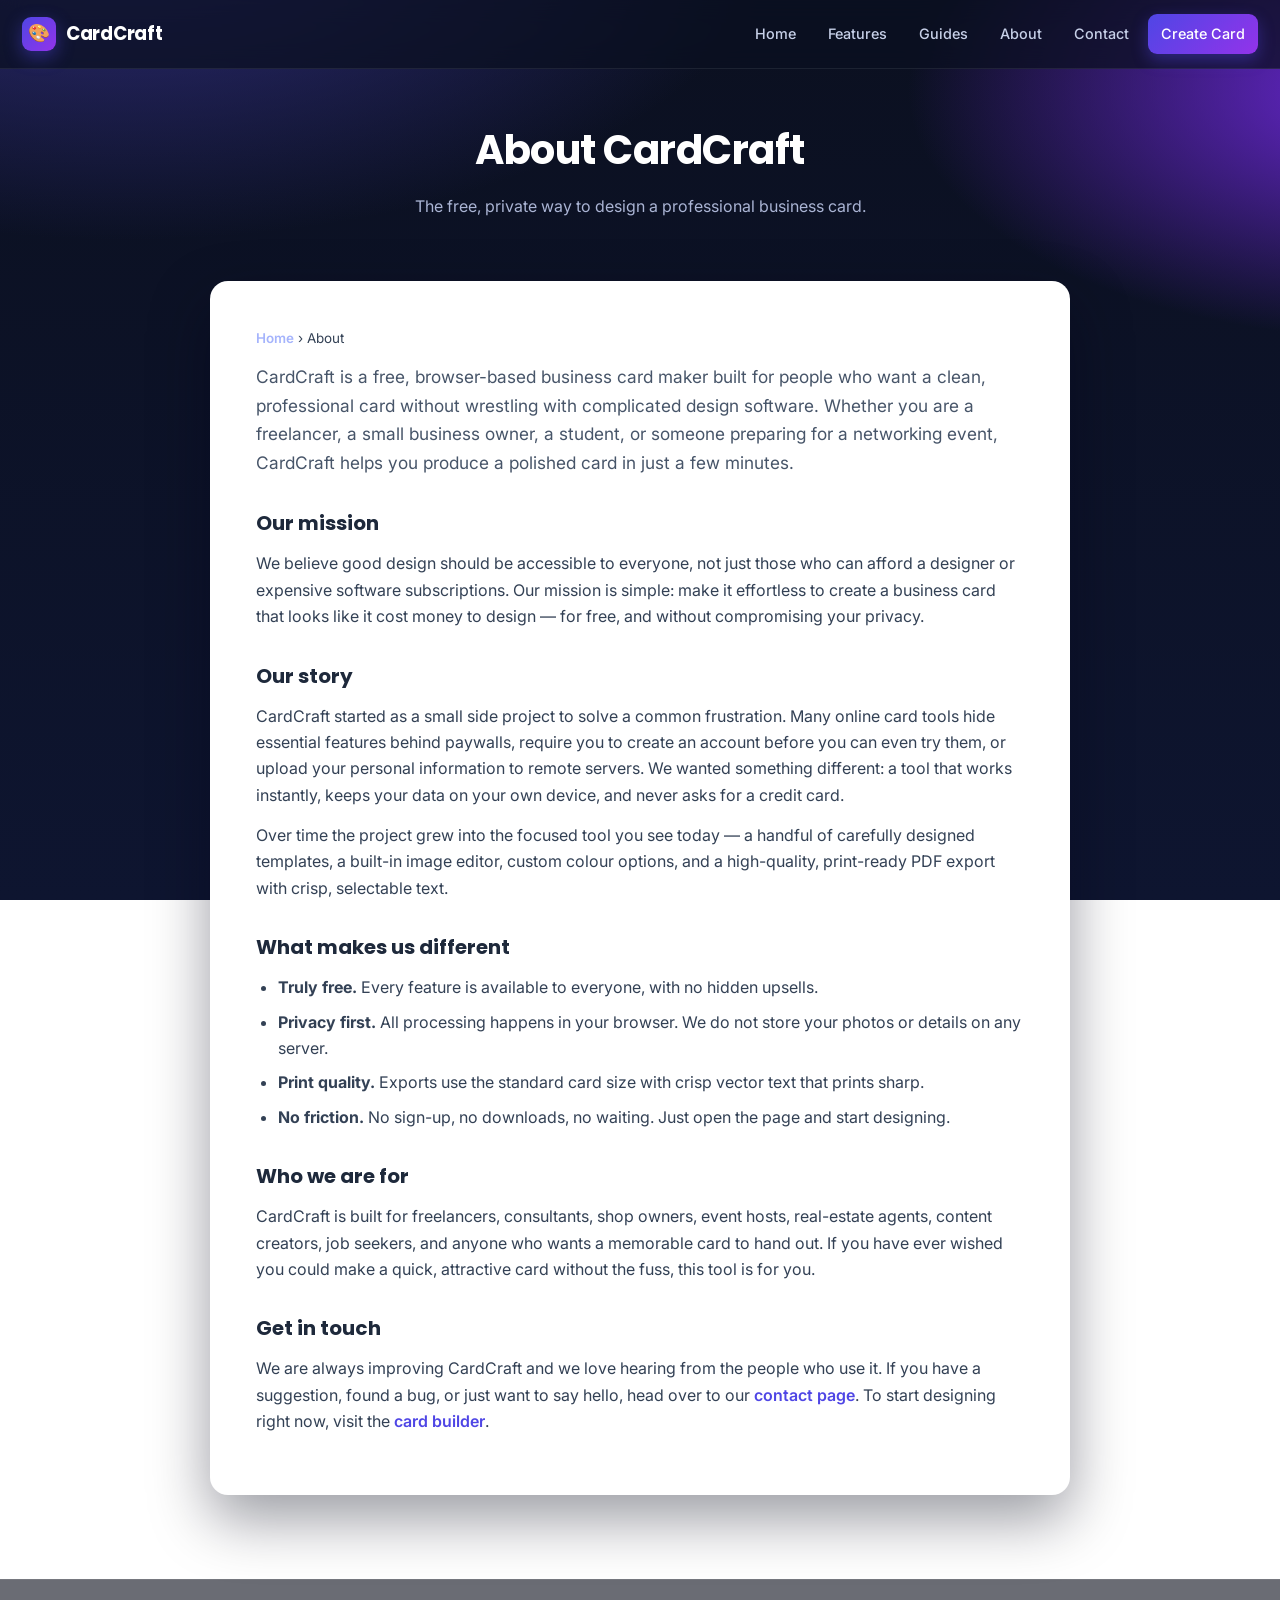
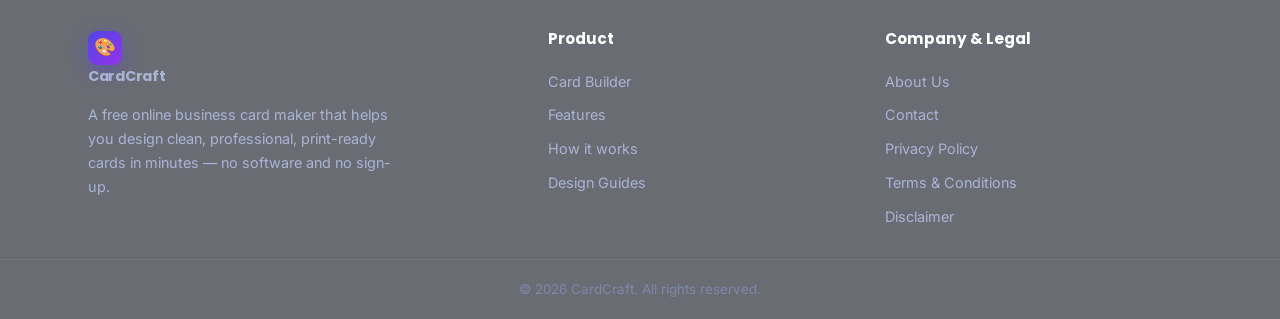
<file: about.html>
<!DOCTYPE html>
<html lang="en">
<head>
<meta charset="UTF-8">
<meta name="viewport" content="width=device-width, initial-scale=1.0">
<title>About CardCraft — Free Online Business Card Maker</title>
<meta name="description" content="Learn about CardCraft, a free browser-based tool for designing professional, print-ready business cards. Our mission, story, and how the tool works.">
<meta name="robots" content="index, follow">
<link rel="canonical" href="https://quicktoolkit1.github.io/Business-Card-Builder-/about.html">
<link rel="icon" type="image/svg+xml" href="assets/favicon.svg">
<meta name="theme-color" content="#4f46e5">
<link rel="preconnect" href="https://fonts.googleapis.com">
<link rel="preconnect" href="https://fonts.gstatic.com" crossorigin>
<link href="https://fonts.googleapis.com/css2?family=Inter:wght@400;500;600;700;800&family=Poppins:wght@500;600;700&display=swap" rel="stylesheet">
<link rel="stylesheet" href="assets/style.css?v=6">
</head>
<body>

<nav class="nav">
  <a href="index.html" class="nav-brand"><span class="nav-logo">🎨</span> CardCraft</a>
  <button class="nav-toggle" id="nav-toggle" aria-label="Toggle menu">☰</button>
  <div class="nav-links" id="nav-links">
    <a href="index.html">Home</a>
    <a href="index.html#features">Features</a>
    <a href="blog.html">Guides</a>
    <a href="about.html">About</a>
    <a href="contact.html">Contact</a>
    <a href="index.html#builder" class="cta">Create Card</a>
  </div>
</nav>

<header class="page-head">
  <h1>About CardCraft</h1>
  <p>The free, private way to design a professional business card.</p>
</header>

<main class="section">
  <article class="content-card">
    <p class="breadcrumb"><a href="index.html">Home</a> &rsaquo; About</p>
    <p class="lead">CardCraft is a free, browser-based business card maker built for people who want a clean, professional card without wrestling with complicated design software. Whether you are a freelancer, a small business owner, a student, or someone preparing for a networking event, CardCraft helps you produce a polished card in just a few minutes.</p>

    <h2>Our mission</h2>
    <p>We believe good design should be accessible to everyone, not just those who can afford a designer or expensive software subscriptions. Our mission is simple: make it effortless to create a business card that looks like it cost money to design — for free, and without compromising your privacy.</p>

    <h2>Our story</h2>
    <p>CardCraft started as a small side project to solve a common frustration. Many online card tools hide essential features behind paywalls, require you to create an account before you can even try them, or upload your personal information to remote servers. We wanted something different: a tool that works instantly, keeps your data on your own device, and never asks for a credit card.</p>
    <p>Over time the project grew into the focused tool you see today — a handful of carefully designed templates, a built-in image editor, custom colour options, and a high-quality, print-ready PDF export with crisp, selectable text.</p>

    <h2>What makes us different</h2>
    <ul>
      <li><strong>Truly free.</strong> Every feature is available to everyone, with no hidden upsells.</li>
      <li><strong>Privacy first.</strong> All processing happens in your browser. We do not store your photos or details on any server.</li>
      <li><strong>Print quality.</strong> Exports use the standard card size with crisp vector text that prints sharp.</li>
      <li><strong>No friction.</strong> No sign-up, no downloads, no waiting. Just open the page and start designing.</li>
    </ul>

    <h2>Who we are for</h2>
    <p>CardCraft is built for freelancers, consultants, shop owners, event hosts, real-estate agents, content creators, job seekers, and anyone who wants a memorable card to hand out. If you have ever wished you could make a quick, attractive card without the fuss, this tool is for you.</p>

    <h2>Get in touch</h2>
    <p>We are always improving CardCraft and we love hearing from the people who use it. If you have a suggestion, found a bug, or just want to say hello, head over to our <a href="contact.html">contact page</a>. To start designing right now, visit the <a href="index.html#builder">card builder</a>.</p>
  </article>
</main>

<footer class="site-footer">
  <div class="footer-inner">
    <div class="footer-col footer-about">
      <a href="index.html" class="nav-brand"><span class="nav-logo">🎨</span> CardCraft</a>
      <p>A free online business card maker that helps you design clean, professional, print-ready cards in minutes — no software and no sign-up.</p>
    </div>
    <div class="footer-col">
      <h4>Product</h4>
      <a href="index.html#builder">Card Builder</a>
      <a href="index.html#features">Features</a>
      <a href="index.html#how">How it works</a>
      <a href="blog.html">Design Guides</a>
    </div>
    <div class="footer-col">
      <h4>Company &amp; Legal</h4>
      <a href="about.html">About Us</a>
      <a href="contact.html">Contact</a>
      <a href="privacy-policy.html">Privacy Policy</a>
      <a href="terms.html">Terms &amp; Conditions</a>
      <a href="disclaimer.html">Disclaimer</a>
    </div>
  </div>
  <div class="footer-bottom">© <span id="year">2026</span> CardCraft. All rights reserved.</div>
</footer>
<script src="assets/app.js?v=10" defer></script>
</body>
</html>
</file>
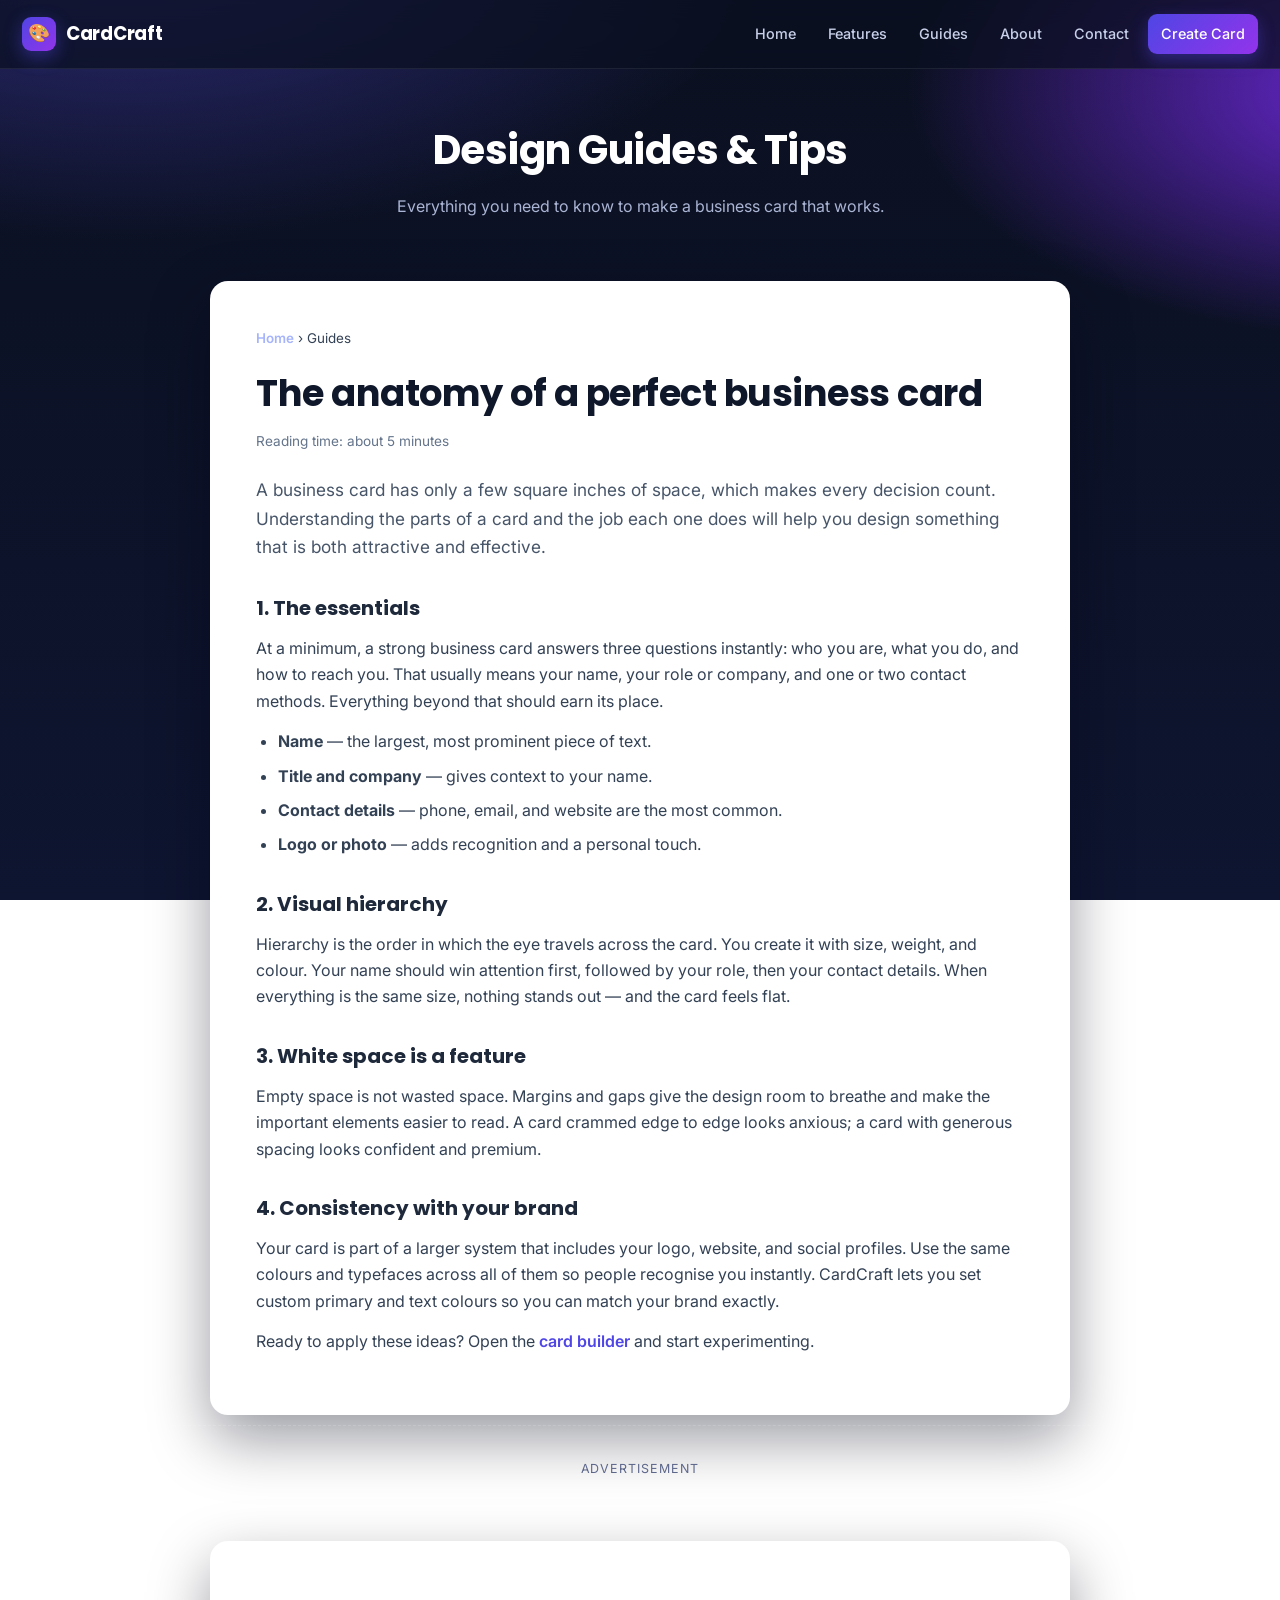
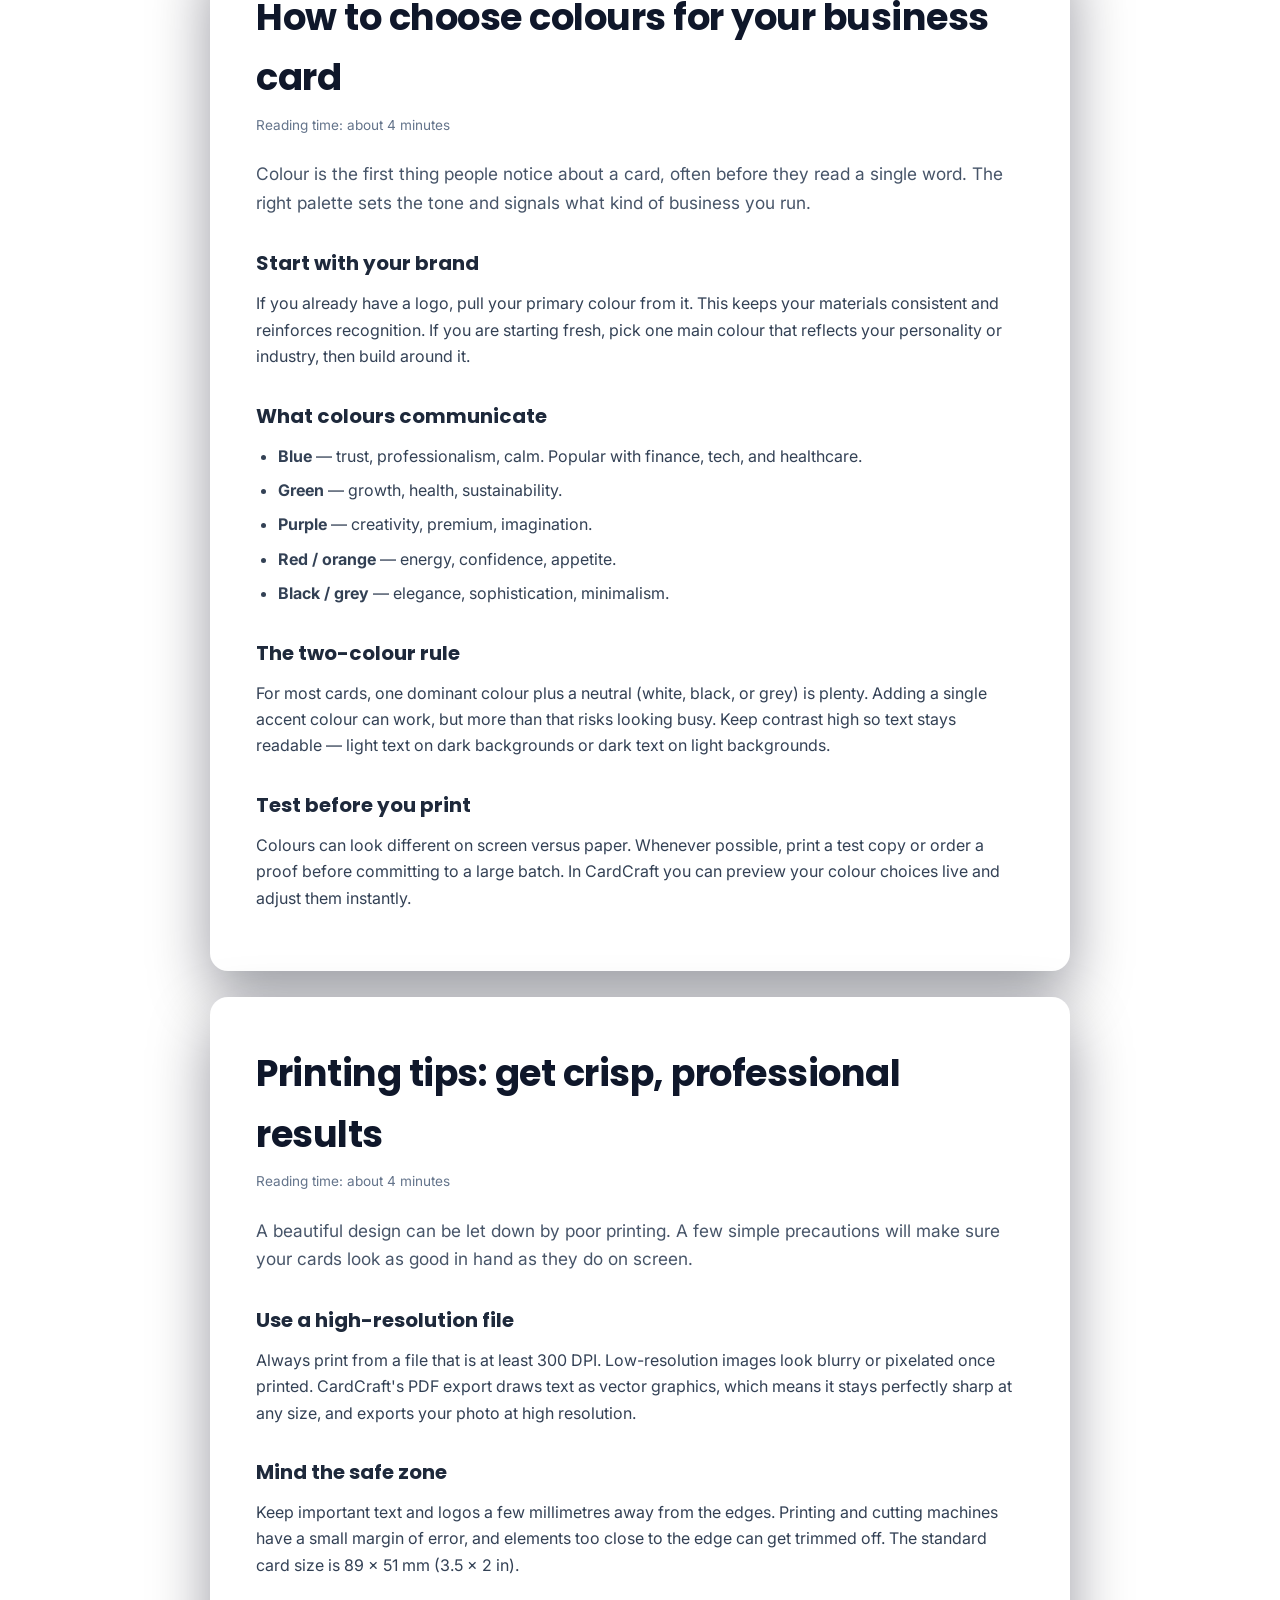
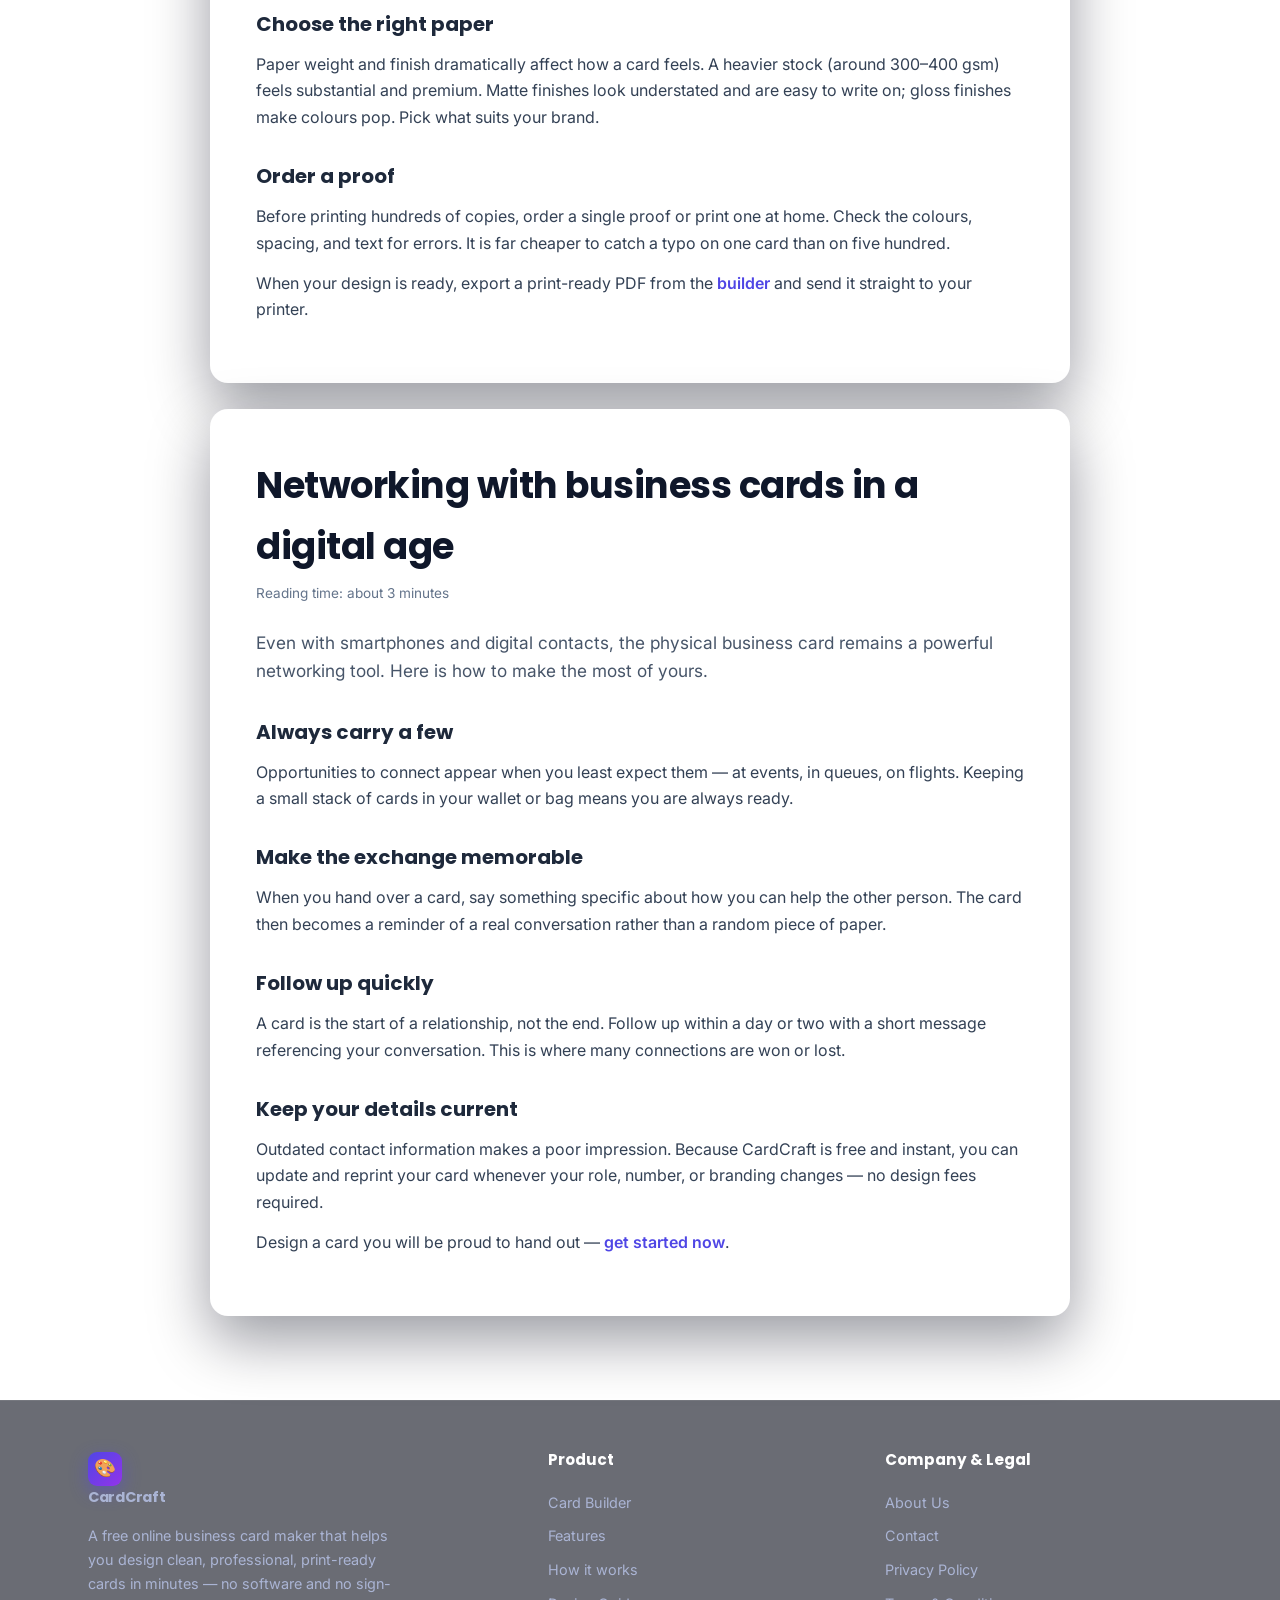
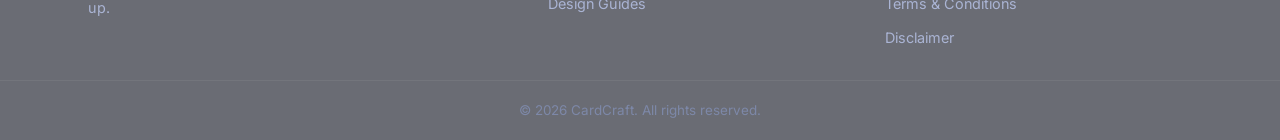
<file: blog.html>
<!DOCTYPE html>
<html lang="en">
<head>
<meta charset="UTF-8">
<meta name="viewport" content="width=device-width, initial-scale=1.0">
<title>Business Card Design Guides &amp; Tips — CardCraft</title>
<meta name="description" content="Practical guides on designing business cards: choosing colours, fonts, layout, what to put on a card, printing tips, and networking advice.">
<meta name="robots" content="index, follow">
<link rel="canonical" href="https://quicktoolkit1.github.io/Business-Card-Builder-/blog.html">
<link rel="icon" type="image/svg+xml" href="assets/favicon.svg">
<meta name="theme-color" content="#4f46e5">
<link rel="preconnect" href="https://fonts.googleapis.com">
<link rel="preconnect" href="https://fonts.gstatic.com" crossorigin>
<link href="https://fonts.googleapis.com/css2?family=Inter:wght@400;500;600;700;800&family=Poppins:wght@500;600;700&display=swap" rel="stylesheet">
<link rel="stylesheet" href="assets/style.css?v=6">
</head>
<body>

<nav class="nav">
  <a href="index.html" class="nav-brand"><span class="nav-logo">🎨</span> CardCraft</a>
  <button class="nav-toggle" id="nav-toggle" aria-label="Toggle menu">☰</button>
  <div class="nav-links" id="nav-links">
    <a href="index.html">Home</a>
    <a href="index.html#features">Features</a>
    <a href="blog.html">Guides</a>
    <a href="about.html">About</a>
    <a href="contact.html">Contact</a>
    <a href="index.html#builder" class="cta">Create Card</a>
  </div>
</nav>

<header class="page-head">
  <h1>Design Guides &amp; Tips</h1>
  <p>Everything you need to know to make a business card that works.</p>
</header>

<main class="section">

  <article class="content-card" id="anatomy">
    <p class="breadcrumb"><a href="index.html">Home</a> &rsaquo; Guides</p>
    <h1>The anatomy of a perfect business card</h1>
    <p class="updated">Reading time: about 5 minutes</p>
    <p class="lead">A business card has only a few square inches of space, which makes every decision count. Understanding the parts of a card and the job each one does will help you design something that is both attractive and effective.</p>

    <h2>1. The essentials</h2>
    <p>At a minimum, a strong business card answers three questions instantly: who you are, what you do, and how to reach you. That usually means your name, your role or company, and one or two contact methods. Everything beyond that should earn its place.</p>
    <ul>
      <li><strong>Name</strong> — the largest, most prominent piece of text.</li>
      <li><strong>Title and company</strong> — gives context to your name.</li>
      <li><strong>Contact details</strong> — phone, email, and website are the most common.</li>
      <li><strong>Logo or photo</strong> — adds recognition and a personal touch.</li>
    </ul>

    <h2>2. Visual hierarchy</h2>
    <p>Hierarchy is the order in which the eye travels across the card. You create it with size, weight, and colour. Your name should win attention first, followed by your role, then your contact details. When everything is the same size, nothing stands out — and the card feels flat.</p>

    <h2>3. White space is a feature</h2>
    <p>Empty space is not wasted space. Margins and gaps give the design room to breathe and make the important elements easier to read. A card crammed edge to edge looks anxious; a card with generous spacing looks confident and premium.</p>

    <h2>4. Consistency with your brand</h2>
    <p>Your card is part of a larger system that includes your logo, website, and social profiles. Use the same colours and typefaces across all of them so people recognise you instantly. CardCraft lets you set custom primary and text colours so you can match your brand exactly.</p>

    <p>Ready to apply these ideas? Open the <a href="index.html#builder">card builder</a> and start experimenting.</p>
  </article>

  <div class="ad-slot"><div class="ad-inner">Advertisement</div></div>

  <article class="content-card" id="colors" style="margin-top:26px;">
    <h1>How to choose colours for your business card</h1>
    <p class="updated">Reading time: about 4 minutes</p>
    <p class="lead">Colour is the first thing people notice about a card, often before they read a single word. The right palette sets the tone and signals what kind of business you run.</p>

    <h2>Start with your brand</h2>
    <p>If you already have a logo, pull your primary colour from it. This keeps your materials consistent and reinforces recognition. If you are starting fresh, pick one main colour that reflects your personality or industry, then build around it.</p>

    <h2>What colours communicate</h2>
    <ul>
      <li><strong>Blue</strong> — trust, professionalism, calm. Popular with finance, tech, and healthcare.</li>
      <li><strong>Green</strong> — growth, health, sustainability.</li>
      <li><strong>Purple</strong> — creativity, premium, imagination.</li>
      <li><strong>Red / orange</strong> — energy, confidence, appetite.</li>
      <li><strong>Black / grey</strong> — elegance, sophistication, minimalism.</li>
    </ul>

    <h2>The two-colour rule</h2>
    <p>For most cards, one dominant colour plus a neutral (white, black, or grey) is plenty. Adding a single accent colour can work, but more than that risks looking busy. Keep contrast high so text stays readable — light text on dark backgrounds or dark text on light backgrounds.</p>

    <h2>Test before you print</h2>
    <p>Colours can look different on screen versus paper. Whenever possible, print a test copy or order a proof before committing to a large batch. In CardCraft you can preview your colour choices live and adjust them instantly.</p>
  </article>

  <article class="content-card" id="printing" style="margin-top:26px;">
    <h1>Printing tips: get crisp, professional results</h1>
    <p class="updated">Reading time: about 4 minutes</p>
    <p class="lead">A beautiful design can be let down by poor printing. A few simple precautions will make sure your cards look as good in hand as they do on screen.</p>

    <h2>Use a high-resolution file</h2>
    <p>Always print from a file that is at least 300 DPI. Low-resolution images look blurry or pixelated once printed. CardCraft's PDF export draws text as vector graphics, which means it stays perfectly sharp at any size, and exports your photo at high resolution.</p>

    <h2>Mind the safe zone</h2>
    <p>Keep important text and logos a few millimetres away from the edges. Printing and cutting machines have a small margin of error, and elements too close to the edge can get trimmed off. The standard card size is 89 × 51 mm (3.5 × 2 in).</p>

    <h2>Choose the right paper</h2>
    <p>Paper weight and finish dramatically affect how a card feels. A heavier stock (around 300–400 gsm) feels substantial and premium. Matte finishes look understated and are easy to write on; gloss finishes make colours pop. Pick what suits your brand.</p>

    <h2>Order a proof</h2>
    <p>Before printing hundreds of copies, order a single proof or print one at home. Check the colours, spacing, and text for errors. It is far cheaper to catch a typo on one card than on five hundred.</p>

    <p>When your design is ready, export a print-ready PDF from the <a href="index.html#builder">builder</a> and send it straight to your printer.</p>
  </article>

  <article class="content-card" id="networking" style="margin-top:26px;">
    <h1>Networking with business cards in a digital age</h1>
    <p class="updated">Reading time: about 3 minutes</p>
    <p class="lead">Even with smartphones and digital contacts, the physical business card remains a powerful networking tool. Here is how to make the most of yours.</p>

    <h2>Always carry a few</h2>
    <p>Opportunities to connect appear when you least expect them — at events, in queues, on flights. Keeping a small stack of cards in your wallet or bag means you are always ready.</p>

    <h2>Make the exchange memorable</h2>
    <p>When you hand over a card, say something specific about how you can help the other person. The card then becomes a reminder of a real conversation rather than a random piece of paper.</p>

    <h2>Follow up quickly</h2>
    <p>A card is the start of a relationship, not the end. Follow up within a day or two with a short message referencing your conversation. This is where many connections are won or lost.</p>

    <h2>Keep your details current</h2>
    <p>Outdated contact information makes a poor impression. Because CardCraft is free and instant, you can update and reprint your card whenever your role, number, or branding changes — no design fees required.</p>

    <p>Design a card you will be proud to hand out — <a href="index.html#builder">get started now</a>.</p>
  </article>

</main>

<footer class="site-footer">
  <div class="footer-inner">
    <div class="footer-col footer-about">
      <a href="index.html" class="nav-brand"><span class="nav-logo">🎨</span> CardCraft</a>
      <p>A free online business card maker that helps you design clean, professional, print-ready cards in minutes — no software and no sign-up.</p>
    </div>
    <div class="footer-col">
      <h4>Product</h4>
      <a href="index.html#builder">Card Builder</a>
      <a href="index.html#features">Features</a>
      <a href="index.html#how">How it works</a>
      <a href="blog.html">Design Guides</a>
    </div>
    <div class="footer-col">
      <h4>Company &amp; Legal</h4>
      <a href="about.html">About Us</a>
      <a href="contact.html">Contact</a>
      <a href="privacy-policy.html">Privacy Policy</a>
      <a href="terms.html">Terms &amp; Conditions</a>
      <a href="disclaimer.html">Disclaimer</a>
    </div>
  </div>
  <div class="footer-bottom">© <span id="year">2026</span> CardCraft. All rights reserved.</div>
</footer>
<script src="assets/app.js?v=10" defer></script>
</body>
</html>
</file>
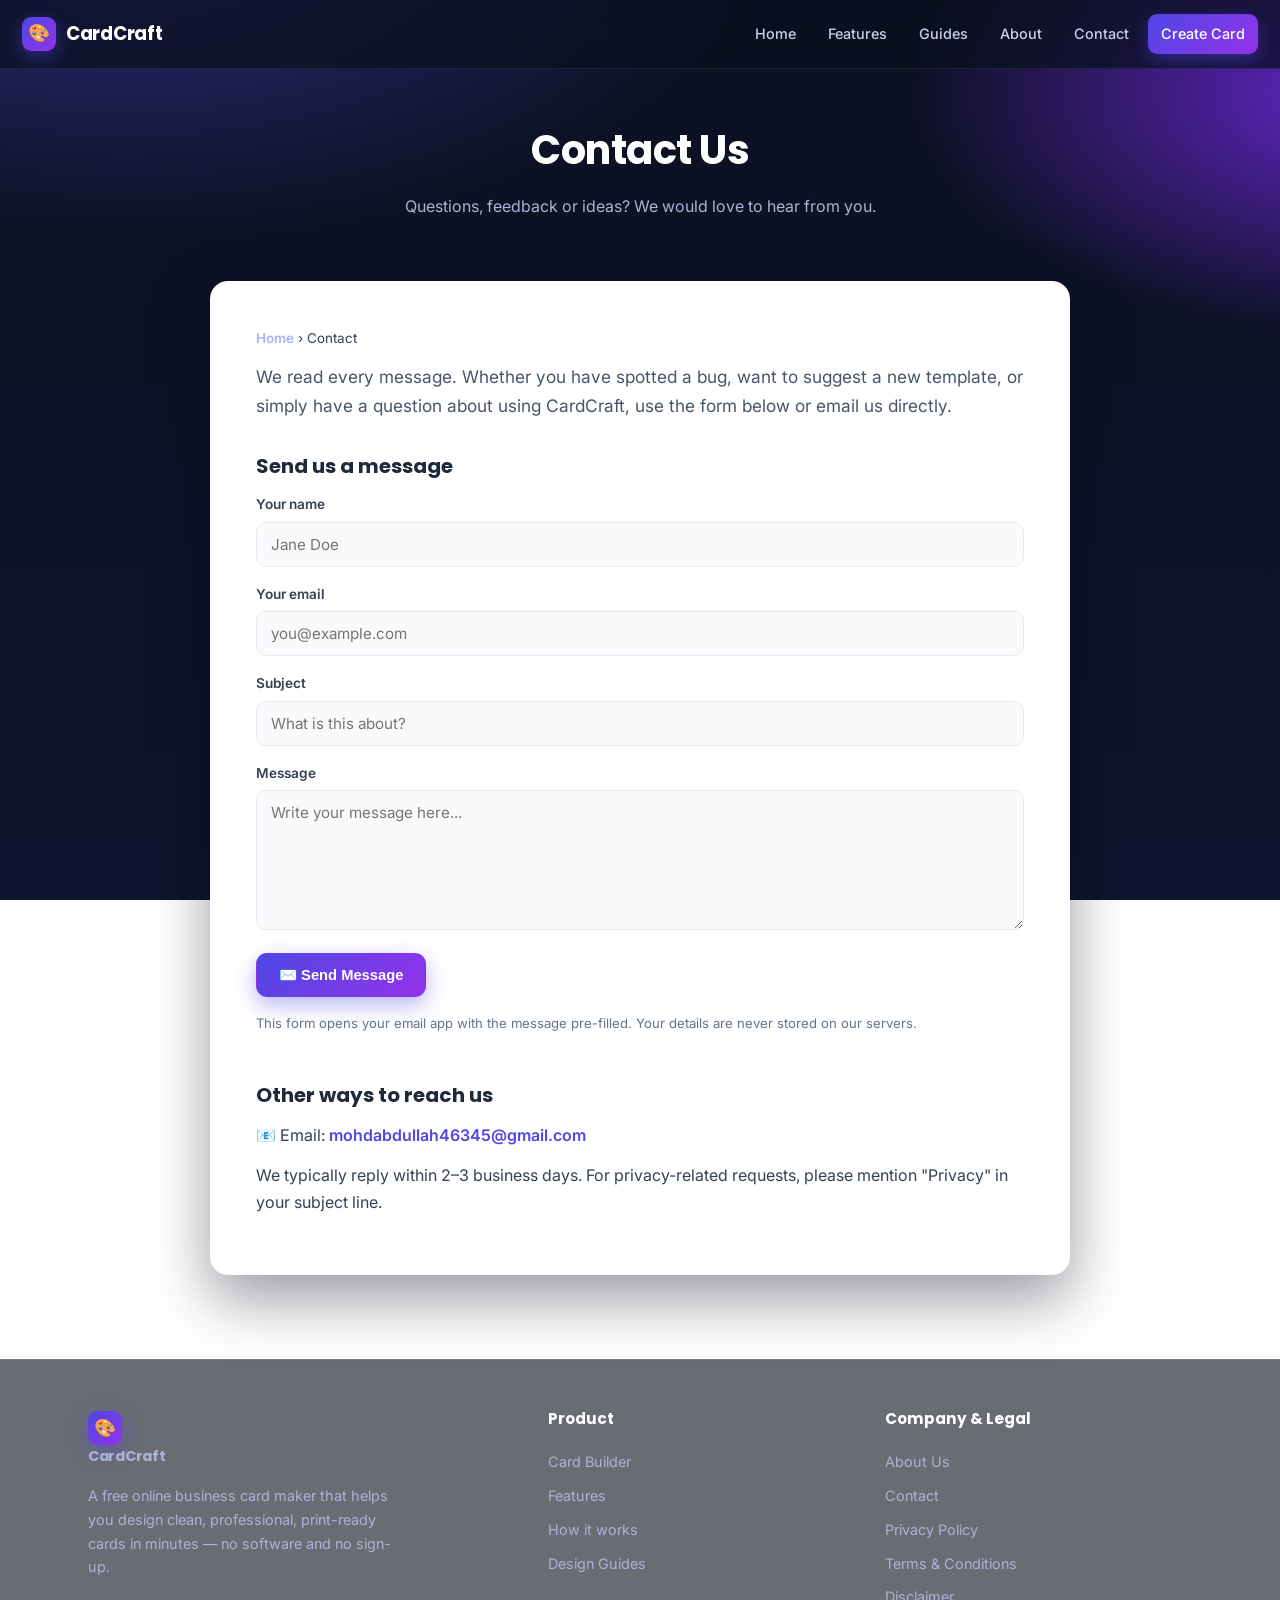
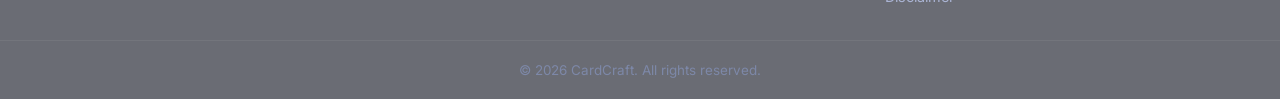
<file: contact.html>
<!DOCTYPE html>
<html lang="en">
<head>
<meta charset="UTF-8">
<meta name="viewport" content="width=device-width, initial-scale=1.0">
<title>Contact Us — CardCraft</title>
<meta name="description" content="Get in touch with the CardCraft team. Send us your questions, feedback, or suggestions about our free online business card maker.">
<meta name="robots" content="index, follow">
<link rel="canonical" href="https://quicktoolkit1.github.io/Business-Card-Builder-/contact.html">
<link rel="icon" type="image/svg+xml" href="assets/favicon.svg">
<meta name="theme-color" content="#4f46e5">
<link rel="preconnect" href="https://fonts.googleapis.com">
<link rel="preconnect" href="https://fonts.gstatic.com" crossorigin>
<link href="https://fonts.googleapis.com/css2?family=Inter:wght@400;500;600;700;800&family=Poppins:wght@500;600;700&display=swap" rel="stylesheet">
<link rel="stylesheet" href="assets/style.css?v=6">
<style>
  .form-grid{ display:grid; gap:16px; margin-top:10px; }
  .form-grid label{ font-size:.85rem; font-weight:600; color:#334155; display:block; }
  .form-grid input, .form-grid textarea{
    width:100%; margin-top:6px; padding:12px 14px; font-size:.95rem;
    border:1px solid var(--line); border-radius:10px; background:#f8fafc;
    font-family:inherit; transition:.18s;
  }
  .form-grid input:focus, .form-grid textarea:focus{
    outline:none; border-color:var(--accent); background:#fff;
    box-shadow:0 0 0 3px rgba(79,70,229,.15);
  }
  .form-grid textarea{ min-height:140px; resize:vertical; }
  .contact-meta{ margin-top:8px; }
  .contact-meta a{ font-weight:600; }
</style>
</head>
<body>

<nav class="nav">
  <a href="index.html" class="nav-brand"><span class="nav-logo">🎨</span> CardCraft</a>
  <button class="nav-toggle" id="nav-toggle" aria-label="Toggle menu">☰</button>
  <div class="nav-links" id="nav-links">
    <a href="index.html">Home</a>
    <a href="index.html#features">Features</a>
    <a href="blog.html">Guides</a>
    <a href="about.html">About</a>
    <a href="contact.html">Contact</a>
    <a href="index.html#builder" class="cta">Create Card</a>
  </div>
</nav>

<header class="page-head">
  <h1>Contact Us</h1>
  <p>Questions, feedback or ideas? We would love to hear from you.</p>
</header>

<main class="section">
  <article class="content-card">
    <p class="breadcrumb"><a href="index.html">Home</a> &rsaquo; Contact</p>
    <p class="lead">We read every message. Whether you have spotted a bug, want to suggest a new template, or simply have a question about using CardCraft, use the form below or email us directly.</p>

    <h2>Send us a message</h2>
    <form id="contact-form" class="form-grid">
      <div>
        <label for="cf-name">Your name</label>
        <input type="text" id="cf-name" name="name" placeholder="Jane Doe" required>
      </div>
      <div>
        <label for="cf-email">Your email</label>
        <input type="email" id="cf-email" name="email" placeholder="you@example.com" required>
      </div>
      <div>
        <label for="cf-subject">Subject</label>
        <input type="text" id="cf-subject" name="subject" placeholder="What is this about?" required>
      </div>
      <div>
        <label for="cf-message">Message</label>
        <textarea id="cf-message" name="message" placeholder="Write your message here..." required></textarea>
      </div>
      <div>
        <button type="submit" class="btn primary">✉️ Send Message</button>
      </div>
      <p class="hint" id="cf-note" style="color:#64748b;font-size:.82rem;">This form opens your email app with the message pre-filled. Your details are never stored on our servers.</p>
    </form>

    <h2>Other ways to reach us</h2>
    <p class="contact-meta">📧 Email: <a href="mailto:mohdabdullah46345@gmail.com">mohdabdullah46345@gmail.com</a></p>
    <p class="contact-meta">We typically reply within 2–3 business days. For privacy-related requests, please mention "Privacy" in your subject line.</p>
  </article>
</main>

<footer class="site-footer">
  <div class="footer-inner">
    <div class="footer-col footer-about">
      <a href="index.html" class="nav-brand"><span class="nav-logo">🎨</span> CardCraft</a>
      <p>A free online business card maker that helps you design clean, professional, print-ready cards in minutes — no software and no sign-up.</p>
    </div>
    <div class="footer-col">
      <h4>Product</h4>
      <a href="index.html#builder">Card Builder</a>
      <a href="index.html#features">Features</a>
      <a href="index.html#how">How it works</a>
      <a href="blog.html">Design Guides</a>
    </div>
    <div class="footer-col">
      <h4>Company &amp; Legal</h4>
      <a href="about.html">About Us</a>
      <a href="contact.html">Contact</a>
      <a href="privacy-policy.html">Privacy Policy</a>
      <a href="terms.html">Terms &amp; Conditions</a>
      <a href="disclaimer.html">Disclaimer</a>
    </div>
  </div>
  <div class="footer-bottom">© <span id="year">2026</span> CardCraft. All rights reserved.</div>
</footer>

<script src="assets/app.js?v=10" defer></script>
<script>
  document.getElementById('contact-form').addEventListener('submit', function (e) {
    e.preventDefault();
    var name = encodeURIComponent(document.getElementById('cf-name').value);
    var email = encodeURIComponent(document.getElementById('cf-email').value);
    var subject = encodeURIComponent(document.getElementById('cf-subject').value);
    var message = encodeURIComponent(document.getElementById('cf-message').value);
    var body = 'Name: ' + name + '%0D%0AEmail: ' + email + '%0D%0A%0D%0A' + message;
    window.location.href = 'mailto:mohdabdullah46345@gmail.com?subject=' + subject + '&body=' + body;
  });
</script>
</body>
</html>
</file>
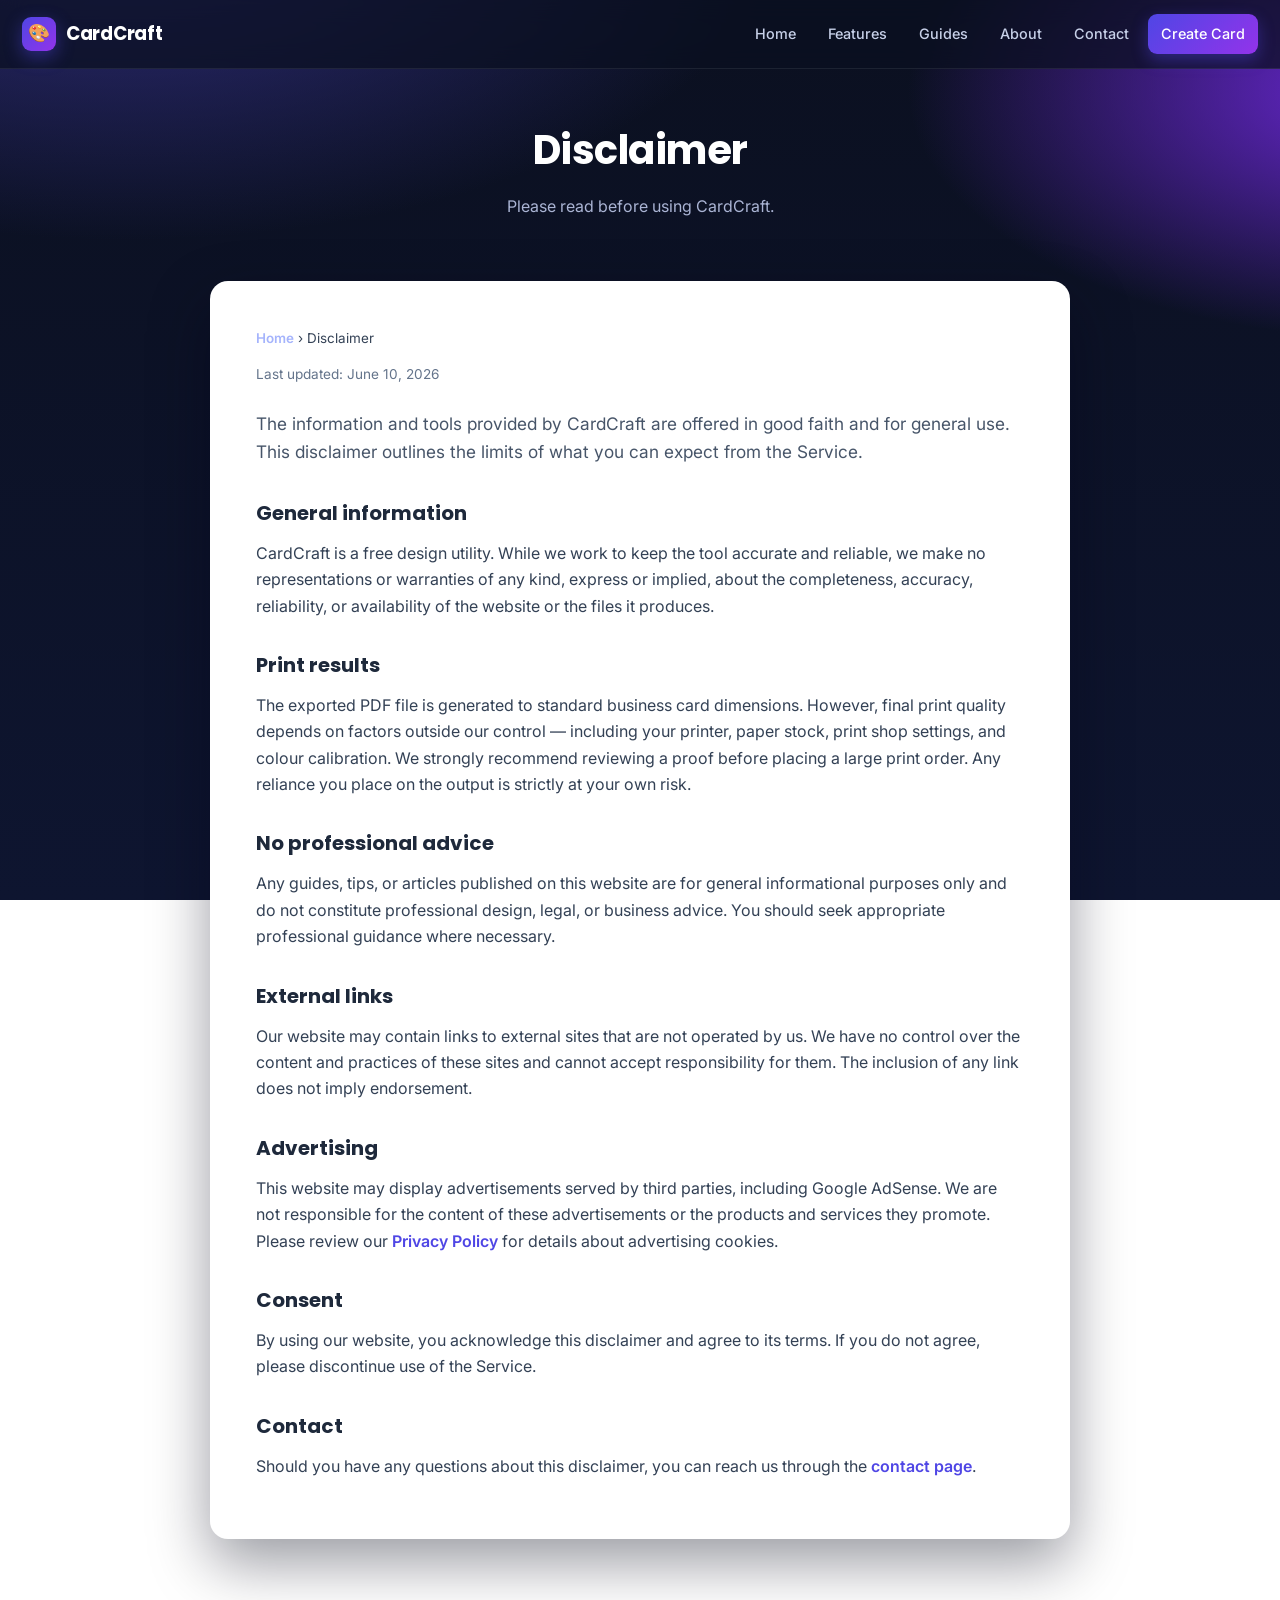
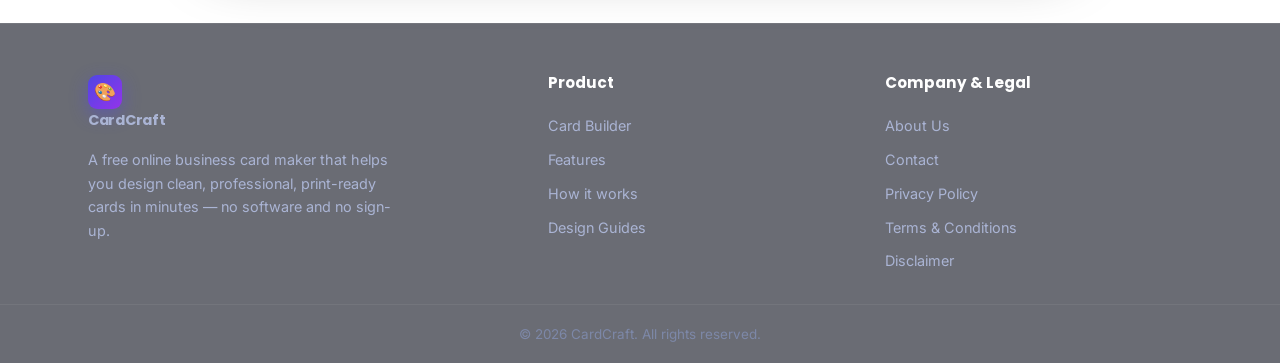
<file: disclaimer.html>
<!DOCTYPE html>
<html lang="en">
<head>
<meta charset="UTF-8">
<meta name="viewport" content="width=device-width, initial-scale=1.0">
<title>Disclaimer — CardCraft</title>
<meta name="description" content="Disclaimer for CardCraft. Information about the use of our free business card maker, accuracy of output, and external links.">
<meta name="robots" content="index, follow">
<link rel="canonical" href="https://quicktoolkit1.github.io/Business-Card-Builder-/disclaimer.html">
<link rel="icon" type="image/svg+xml" href="assets/favicon.svg">
<meta name="theme-color" content="#4f46e5">
<link rel="preconnect" href="https://fonts.googleapis.com">
<link rel="preconnect" href="https://fonts.gstatic.com" crossorigin>
<link href="https://fonts.googleapis.com/css2?family=Inter:wght@400;500;600;700;800&family=Poppins:wght@500;600;700&display=swap" rel="stylesheet">
<link rel="stylesheet" href="assets/style.css?v=6">
</head>
<body>

<nav class="nav">
  <a href="index.html" class="nav-brand"><span class="nav-logo">🎨</span> CardCraft</a>
  <button class="nav-toggle" id="nav-toggle" aria-label="Toggle menu">☰</button>
  <div class="nav-links" id="nav-links">
    <a href="index.html">Home</a>
    <a href="index.html#features">Features</a>
    <a href="blog.html">Guides</a>
    <a href="about.html">About</a>
    <a href="contact.html">Contact</a>
    <a href="index.html#builder" class="cta">Create Card</a>
  </div>
</nav>

<header class="page-head">
  <h1>Disclaimer</h1>
  <p>Please read before using CardCraft.</p>
</header>

<main class="section">
  <article class="content-card">
    <p class="breadcrumb"><a href="index.html">Home</a> &rsaquo; Disclaimer</p>
    <p class="updated">Last updated: June 10, 2026</p>

    <p class="lead">The information and tools provided by CardCraft are offered in good faith and for general use. This disclaimer outlines the limits of what you can expect from the Service.</p>

    <h2>General information</h2>
    <p>CardCraft is a free design utility. While we work to keep the tool accurate and reliable, we make no representations or warranties of any kind, express or implied, about the completeness, accuracy, reliability, or availability of the website or the files it produces.</p>

    <h2>Print results</h2>
    <p>The exported PDF file is generated to standard business card dimensions. However, final print quality depends on factors outside our control — including your printer, paper stock, print shop settings, and colour calibration. We strongly recommend reviewing a proof before placing a large print order. Any reliance you place on the output is strictly at your own risk.</p>

    <h2>No professional advice</h2>
    <p>Any guides, tips, or articles published on this website are for general informational purposes only and do not constitute professional design, legal, or business advice. You should seek appropriate professional guidance where necessary.</p>

    <h2>External links</h2>
    <p>Our website may contain links to external sites that are not operated by us. We have no control over the content and practices of these sites and cannot accept responsibility for them. The inclusion of any link does not imply endorsement.</p>

    <h2>Advertising</h2>
    <p>This website may display advertisements served by third parties, including Google AdSense. We are not responsible for the content of these advertisements or the products and services they promote. Please review our <a href="privacy-policy.html">Privacy Policy</a> for details about advertising cookies.</p>

    <h2>Consent</h2>
    <p>By using our website, you acknowledge this disclaimer and agree to its terms. If you do not agree, please discontinue use of the Service.</p>

    <h2>Contact</h2>
    <p>Should you have any questions about this disclaimer, you can reach us through the <a href="contact.html">contact page</a>.</p>
  </article>
</main>

<footer class="site-footer">
  <div class="footer-inner">
    <div class="footer-col footer-about">
      <a href="index.html" class="nav-brand"><span class="nav-logo">🎨</span> CardCraft</a>
      <p>A free online business card maker that helps you design clean, professional, print-ready cards in minutes — no software and no sign-up.</p>
    </div>
    <div class="footer-col">
      <h4>Product</h4>
      <a href="index.html#builder">Card Builder</a>
      <a href="index.html#features">Features</a>
      <a href="index.html#how">How it works</a>
      <a href="blog.html">Design Guides</a>
    </div>
    <div class="footer-col">
      <h4>Company &amp; Legal</h4>
      <a href="about.html">About Us</a>
      <a href="contact.html">Contact</a>
      <a href="privacy-policy.html">Privacy Policy</a>
      <a href="terms.html">Terms &amp; Conditions</a>
      <a href="disclaimer.html">Disclaimer</a>
    </div>
  </div>
  <div class="footer-bottom">© <span id="year">2026</span> CardCraft. All rights reserved.</div>
</footer>
<script src="assets/app.js?v=10" defer></script>
</body>
</html>
</file>
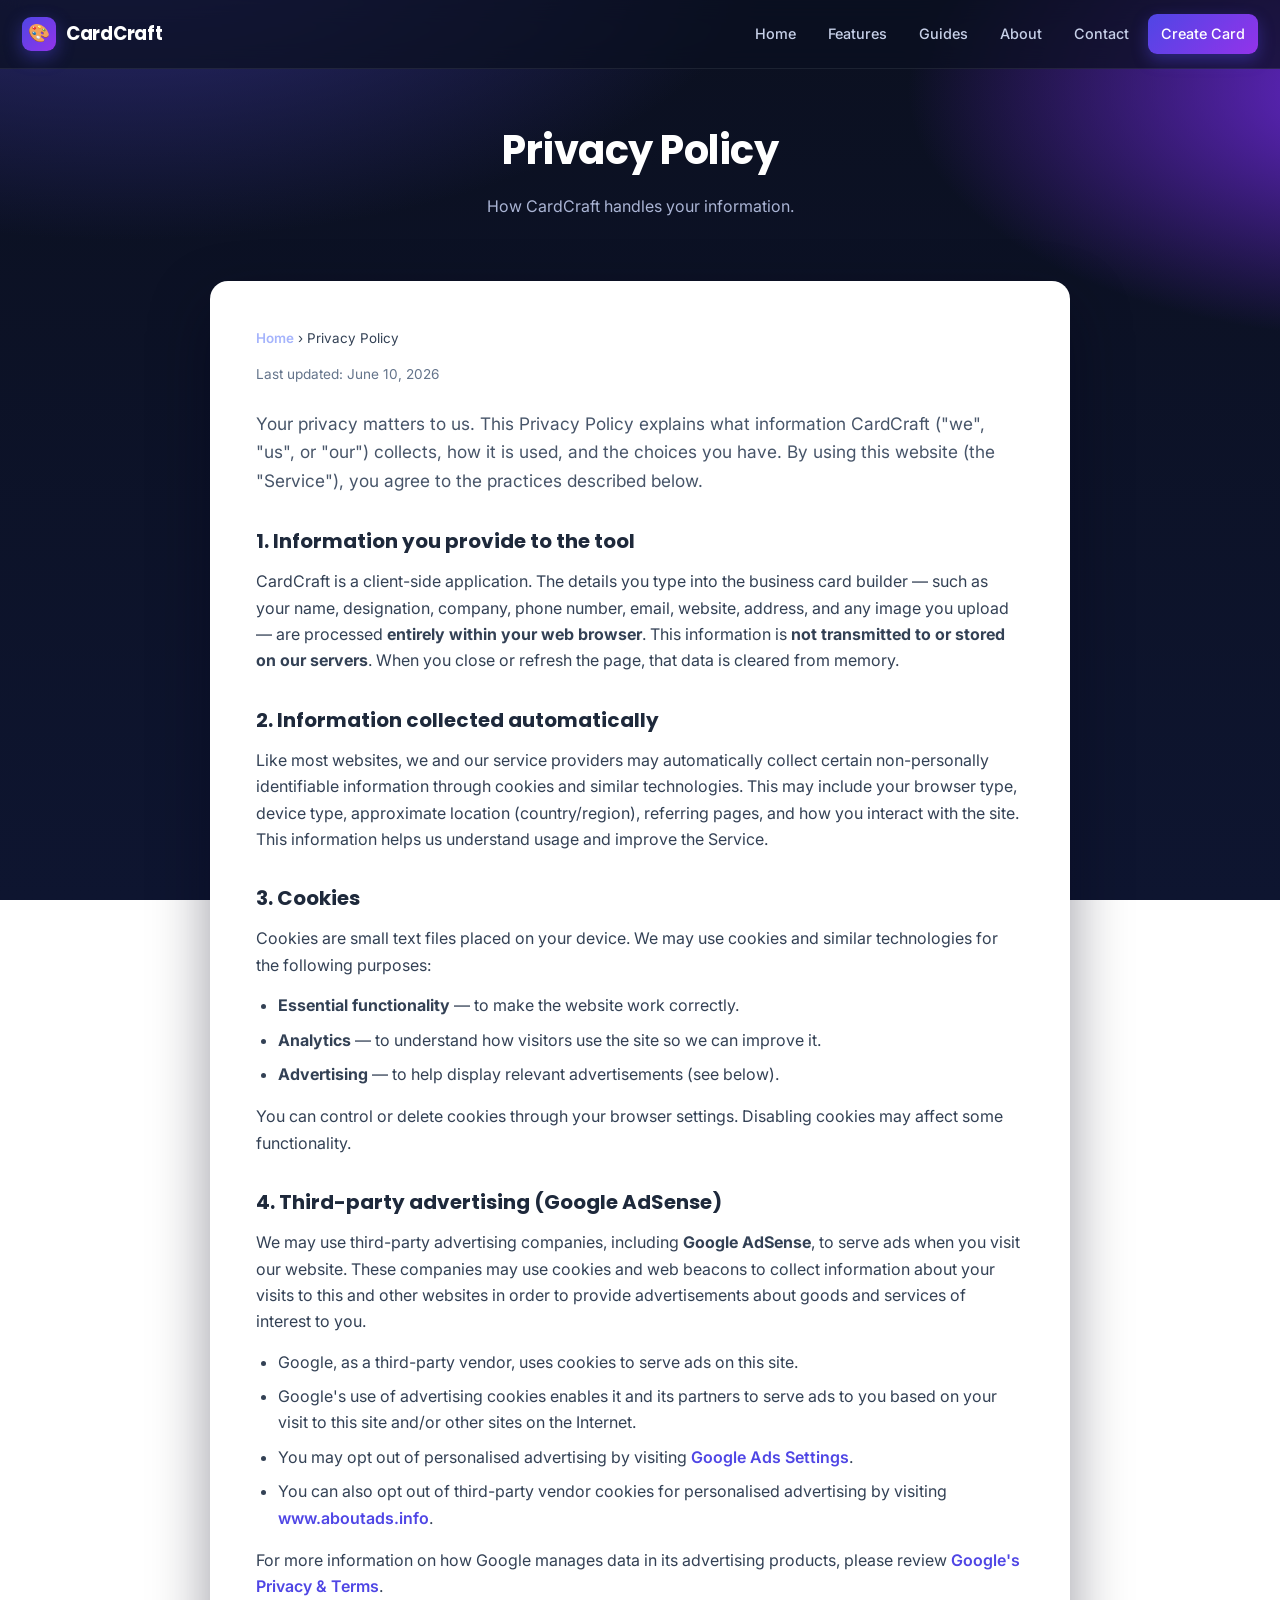
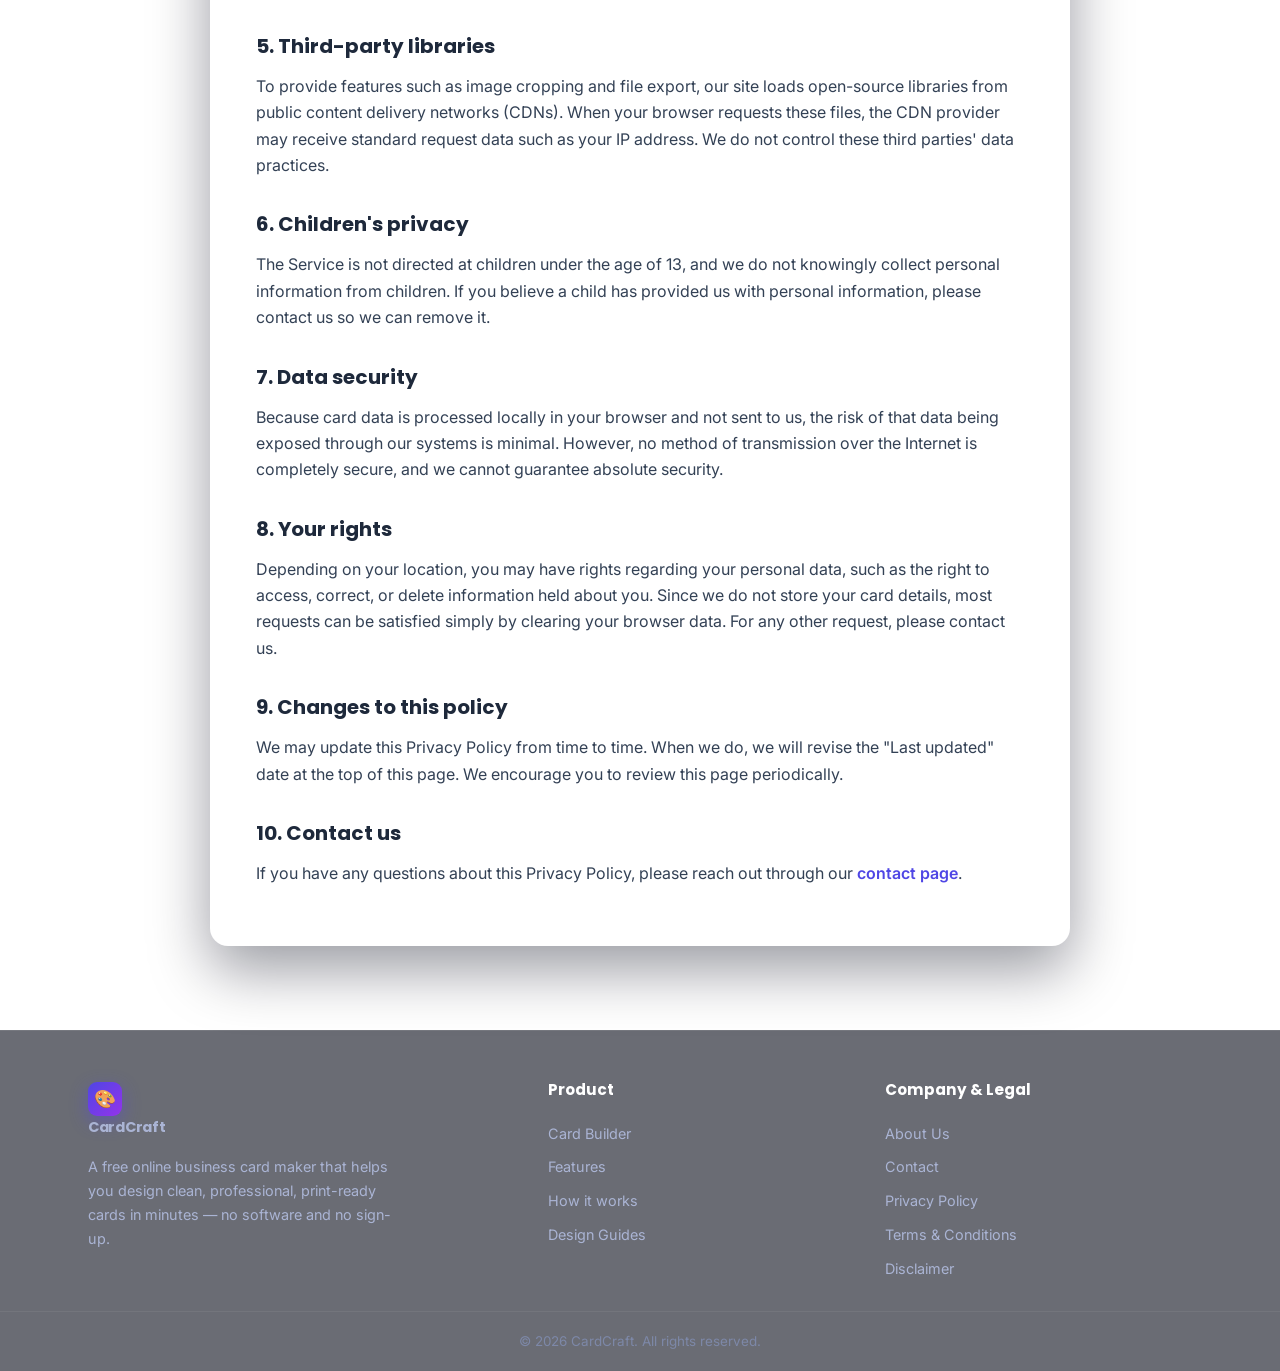
<file: privacy-policy.html>
<!DOCTYPE html>
<html lang="en">
<head>
<meta charset="UTF-8">
<meta name="viewport" content="width=device-width, initial-scale=1.0">
<title>Privacy Policy — CardCraft</title>
<meta name="description" content="CardCraft privacy policy: how we handle your data, cookies, and third-party advertising such as Google AdSense. Your card data stays in your browser.">
<meta name="robots" content="index, follow">
<link rel="canonical" href="https://quicktoolkit1.github.io/Business-Card-Builder-/privacy-policy.html">
<link rel="icon" type="image/svg+xml" href="assets/favicon.svg">
<meta name="theme-color" content="#4f46e5">
<link rel="preconnect" href="https://fonts.googleapis.com">
<link rel="preconnect" href="https://fonts.gstatic.com" crossorigin>
<link href="https://fonts.googleapis.com/css2?family=Inter:wght@400;500;600;700;800&family=Poppins:wght@500;600;700&display=swap" rel="stylesheet">
<link rel="stylesheet" href="assets/style.css?v=6">
</head>
<body>

<nav class="nav">
  <a href="index.html" class="nav-brand"><span class="nav-logo">🎨</span> CardCraft</a>
  <button class="nav-toggle" id="nav-toggle" aria-label="Toggle menu">☰</button>
  <div class="nav-links" id="nav-links">
    <a href="index.html">Home</a>
    <a href="index.html#features">Features</a>
    <a href="blog.html">Guides</a>
    <a href="about.html">About</a>
    <a href="contact.html">Contact</a>
    <a href="index.html#builder" class="cta">Create Card</a>
  </div>
</nav>

<header class="page-head">
  <h1>Privacy Policy</h1>
  <p>How CardCraft handles your information.</p>
</header>

<main class="section">
  <article class="content-card">
    <p class="breadcrumb"><a href="index.html">Home</a> &rsaquo; Privacy Policy</p>
    <p class="updated">Last updated: June 10, 2026</p>

    <p class="lead">Your privacy matters to us. This Privacy Policy explains what information CardCraft ("we", "us", or "our") collects, how it is used, and the choices you have. By using this website (the "Service"), you agree to the practices described below.</p>

    <h2>1. Information you provide to the tool</h2>
    <p>CardCraft is a client-side application. The details you type into the business card builder — such as your name, designation, company, phone number, email, website, address, and any image you upload — are processed <strong>entirely within your web browser</strong>. This information is <strong>not transmitted to or stored on our servers</strong>. When you close or refresh the page, that data is cleared from memory.</p>

    <h2>2. Information collected automatically</h2>
    <p>Like most websites, we and our service providers may automatically collect certain non-personally identifiable information through cookies and similar technologies. This may include your browser type, device type, approximate location (country/region), referring pages, and how you interact with the site. This information helps us understand usage and improve the Service.</p>

    <h2>3. Cookies</h2>
    <p>Cookies are small text files placed on your device. We may use cookies and similar technologies for the following purposes:</p>
    <ul>
      <li><strong>Essential functionality</strong> — to make the website work correctly.</li>
      <li><strong>Analytics</strong> — to understand how visitors use the site so we can improve it.</li>
      <li><strong>Advertising</strong> — to help display relevant advertisements (see below).</li>
    </ul>
    <p>You can control or delete cookies through your browser settings. Disabling cookies may affect some functionality.</p>

    <h2>4. Third-party advertising (Google AdSense)</h2>
    <p>We may use third-party advertising companies, including <strong>Google AdSense</strong>, to serve ads when you visit our website. These companies may use cookies and web beacons to collect information about your visits to this and other websites in order to provide advertisements about goods and services of interest to you.</p>
    <ul>
      <li>Google, as a third-party vendor, uses cookies to serve ads on this site.</li>
      <li>Google's use of advertising cookies enables it and its partners to serve ads to you based on your visit to this site and/or other sites on the Internet.</li>
      <li>You may opt out of personalised advertising by visiting <a href="https://www.google.com/settings/ads" target="_blank" rel="noopener">Google Ads Settings</a>.</li>
      <li>You can also opt out of third-party vendor cookies for personalised advertising by visiting <a href="https://www.aboutads.info/choices/" target="_blank" rel="noopener">www.aboutads.info</a>.</li>
    </ul>
    <p>For more information on how Google manages data in its advertising products, please review <a href="https://policies.google.com/technologies/partner-sites" target="_blank" rel="noopener">Google's Privacy &amp; Terms</a>.</p>

    <h2>5. Third-party libraries</h2>
    <p>To provide features such as image cropping and file export, our site loads open-source libraries from public content delivery networks (CDNs). When your browser requests these files, the CDN provider may receive standard request data such as your IP address. We do not control these third parties' data practices.</p>

    <h2>6. Children's privacy</h2>
    <p>The Service is not directed at children under the age of 13, and we do not knowingly collect personal information from children. If you believe a child has provided us with personal information, please contact us so we can remove it.</p>

    <h2>7. Data security</h2>
    <p>Because card data is processed locally in your browser and not sent to us, the risk of that data being exposed through our systems is minimal. However, no method of transmission over the Internet is completely secure, and we cannot guarantee absolute security.</p>

    <h2>8. Your rights</h2>
    <p>Depending on your location, you may have rights regarding your personal data, such as the right to access, correct, or delete information held about you. Since we do not store your card details, most requests can be satisfied simply by clearing your browser data. For any other request, please contact us.</p>

    <h2>9. Changes to this policy</h2>
    <p>We may update this Privacy Policy from time to time. When we do, we will revise the "Last updated" date at the top of this page. We encourage you to review this page periodically.</p>

    <h2>10. Contact us</h2>
    <p>If you have any questions about this Privacy Policy, please reach out through our <a href="contact.html">contact page</a>.</p>
  </article>
</main>

<footer class="site-footer">
  <div class="footer-inner">
    <div class="footer-col footer-about">
      <a href="index.html" class="nav-brand"><span class="nav-logo">🎨</span> CardCraft</a>
      <p>A free online business card maker that helps you design clean, professional, print-ready cards in minutes — no software and no sign-up.</p>
    </div>
    <div class="footer-col">
      <h4>Product</h4>
      <a href="index.html#builder">Card Builder</a>
      <a href="index.html#features">Features</a>
      <a href="index.html#how">How it works</a>
      <a href="blog.html">Design Guides</a>
    </div>
    <div class="footer-col">
      <h4>Company &amp; Legal</h4>
      <a href="about.html">About Us</a>
      <a href="contact.html">Contact</a>
      <a href="privacy-policy.html">Privacy Policy</a>
      <a href="terms.html">Terms &amp; Conditions</a>
      <a href="disclaimer.html">Disclaimer</a>
    </div>
  </div>
  <div class="footer-bottom">© <span id="year">2026</span> CardCraft. All rights reserved.</div>
</footer>
<script src="assets/app.js?v=10" defer></script>
</body>
</html>
</file>
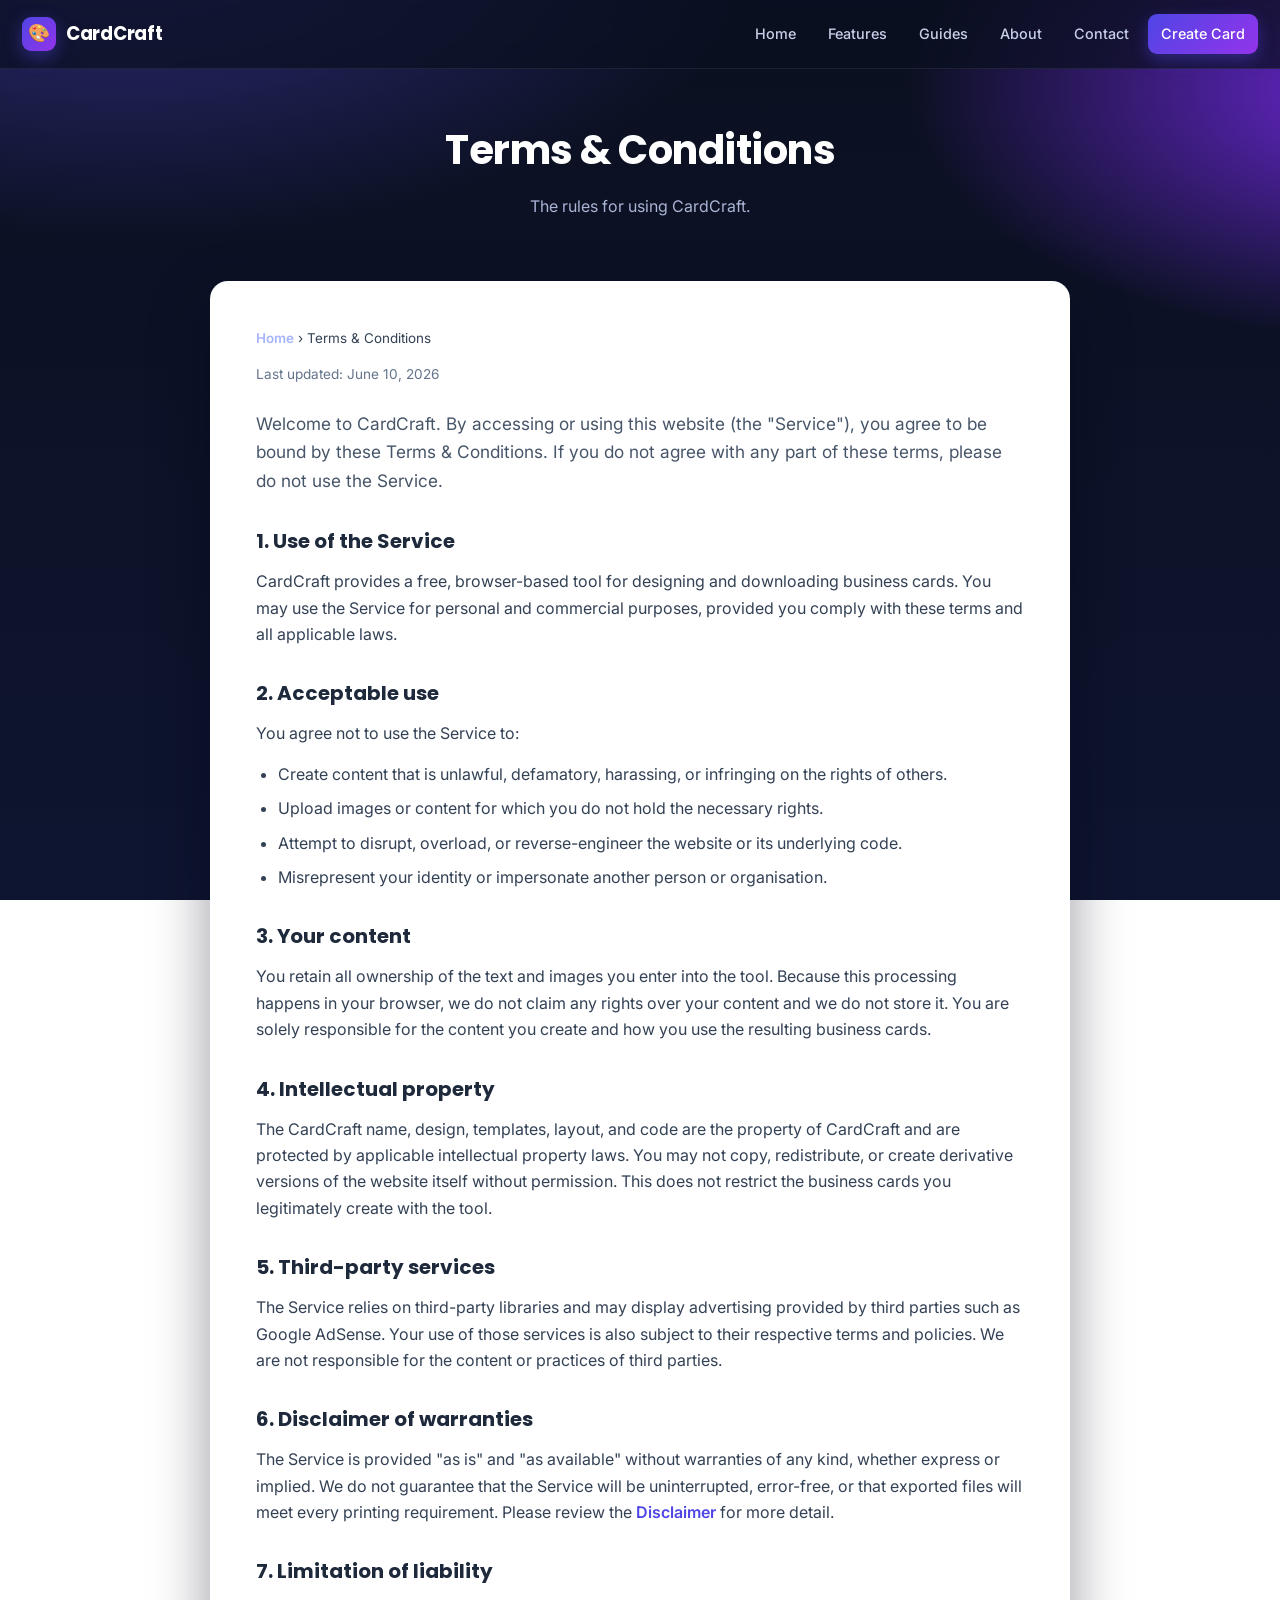
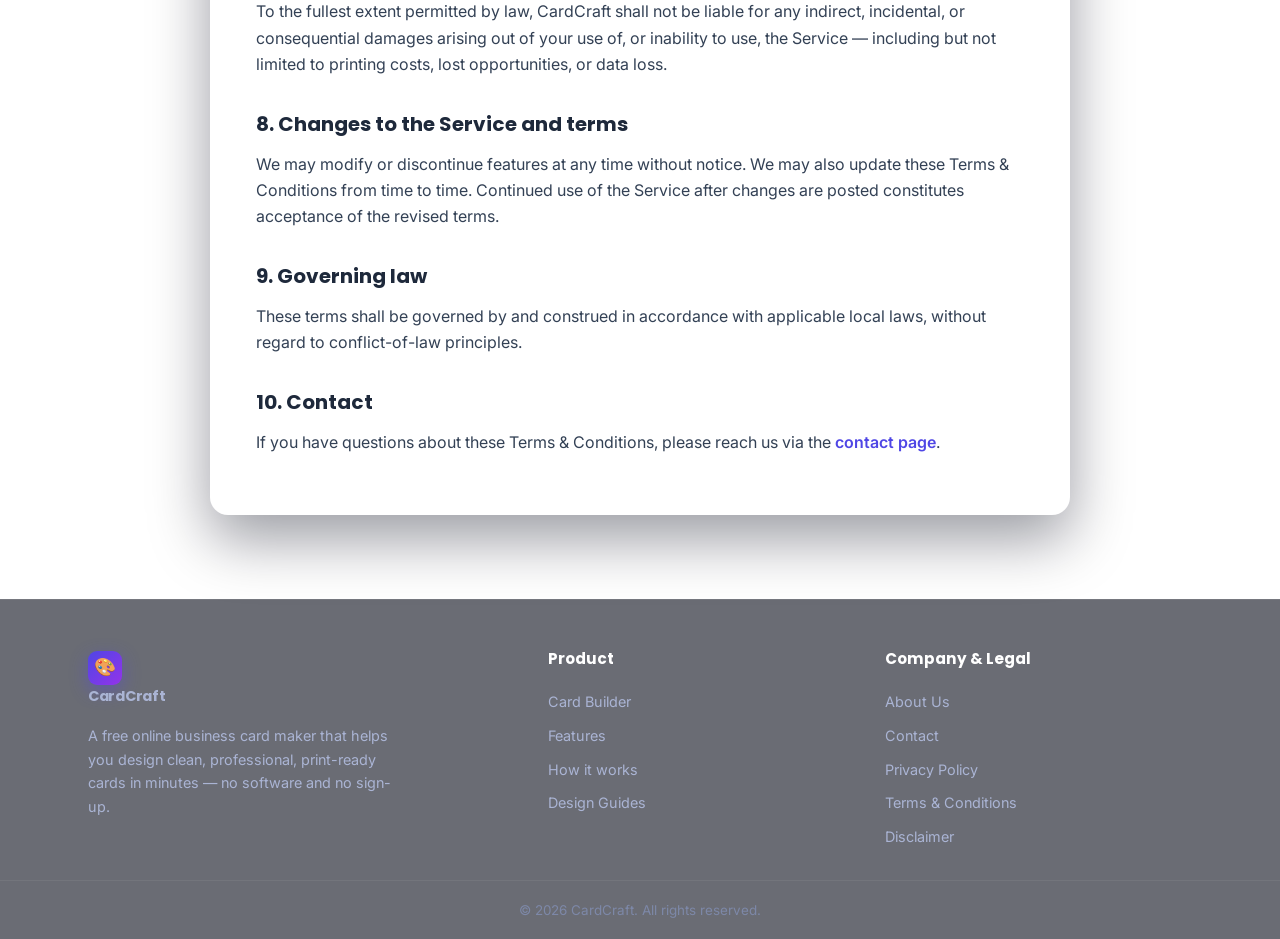
<file: terms.html>
<!DOCTYPE html>
<html lang="en">
<head>
<meta charset="UTF-8">
<meta name="viewport" content="width=device-width, initial-scale=1.0">
<title>Terms &amp; Conditions — CardCraft</title>
<meta name="description" content="The terms and conditions for using CardCraft, the free online business card maker. Please read these terms before using the Service.">
<meta name="robots" content="index, follow">
<link rel="canonical" href="https://quicktoolkit1.github.io/Business-Card-Builder-/terms.html">
<link rel="icon" type="image/svg+xml" href="assets/favicon.svg">
<meta name="theme-color" content="#4f46e5">
<link rel="preconnect" href="https://fonts.googleapis.com">
<link rel="preconnect" href="https://fonts.gstatic.com" crossorigin>
<link href="https://fonts.googleapis.com/css2?family=Inter:wght@400;500;600;700;800&family=Poppins:wght@500;600;700&display=swap" rel="stylesheet">
<link rel="stylesheet" href="assets/style.css?v=6">
</head>
<body>

<nav class="nav">
  <a href="index.html" class="nav-brand"><span class="nav-logo">🎨</span> CardCraft</a>
  <button class="nav-toggle" id="nav-toggle" aria-label="Toggle menu">☰</button>
  <div class="nav-links" id="nav-links">
    <a href="index.html">Home</a>
    <a href="index.html#features">Features</a>
    <a href="blog.html">Guides</a>
    <a href="about.html">About</a>
    <a href="contact.html">Contact</a>
    <a href="index.html#builder" class="cta">Create Card</a>
  </div>
</nav>

<header class="page-head">
  <h1>Terms &amp; Conditions</h1>
  <p>The rules for using CardCraft.</p>
</header>

<main class="section">
  <article class="content-card">
    <p class="breadcrumb"><a href="index.html">Home</a> &rsaquo; Terms &amp; Conditions</p>
    <p class="updated">Last updated: June 10, 2026</p>

    <p class="lead">Welcome to CardCraft. By accessing or using this website (the "Service"), you agree to be bound by these Terms &amp; Conditions. If you do not agree with any part of these terms, please do not use the Service.</p>

    <h2>1. Use of the Service</h2>
    <p>CardCraft provides a free, browser-based tool for designing and downloading business cards. You may use the Service for personal and commercial purposes, provided you comply with these terms and all applicable laws.</p>

    <h2>2. Acceptable use</h2>
    <p>You agree not to use the Service to:</p>
    <ul>
      <li>Create content that is unlawful, defamatory, harassing, or infringing on the rights of others.</li>
      <li>Upload images or content for which you do not hold the necessary rights.</li>
      <li>Attempt to disrupt, overload, or reverse-engineer the website or its underlying code.</li>
      <li>Misrepresent your identity or impersonate another person or organisation.</li>
    </ul>

    <h2>3. Your content</h2>
    <p>You retain all ownership of the text and images you enter into the tool. Because this processing happens in your browser, we do not claim any rights over your content and we do not store it. You are solely responsible for the content you create and how you use the resulting business cards.</p>

    <h2>4. Intellectual property</h2>
    <p>The CardCraft name, design, templates, layout, and code are the property of CardCraft and are protected by applicable intellectual property laws. You may not copy, redistribute, or create derivative versions of the website itself without permission. This does not restrict the business cards you legitimately create with the tool.</p>

    <h2>5. Third-party services</h2>
    <p>The Service relies on third-party libraries and may display advertising provided by third parties such as Google AdSense. Your use of those services is also subject to their respective terms and policies. We are not responsible for the content or practices of third parties.</p>

    <h2>6. Disclaimer of warranties</h2>
    <p>The Service is provided "as is" and "as available" without warranties of any kind, whether express or implied. We do not guarantee that the Service will be uninterrupted, error-free, or that exported files will meet every printing requirement. Please review the <a href="disclaimer.html">Disclaimer</a> for more detail.</p>

    <h2>7. Limitation of liability</h2>
    <p>To the fullest extent permitted by law, CardCraft shall not be liable for any indirect, incidental, or consequential damages arising out of your use of, or inability to use, the Service — including but not limited to printing costs, lost opportunities, or data loss.</p>

    <h2>8. Changes to the Service and terms</h2>
    <p>We may modify or discontinue features at any time without notice. We may also update these Terms &amp; Conditions from time to time. Continued use of the Service after changes are posted constitutes acceptance of the revised terms.</p>

    <h2>9. Governing law</h2>
    <p>These terms shall be governed by and construed in accordance with applicable local laws, without regard to conflict-of-law principles.</p>

    <h2>10. Contact</h2>
    <p>If you have questions about these Terms &amp; Conditions, please reach us via the <a href="contact.html">contact page</a>.</p>
  </article>
</main>

<footer class="site-footer">
  <div class="footer-inner">
    <div class="footer-col footer-about">
      <a href="index.html" class="nav-brand"><span class="nav-logo">🎨</span> CardCraft</a>
      <p>A free online business card maker that helps you design clean, professional, print-ready cards in minutes — no software and no sign-up.</p>
    </div>
    <div class="footer-col">
      <h4>Product</h4>
      <a href="index.html#builder">Card Builder</a>
      <a href="index.html#features">Features</a>
      <a href="index.html#how">How it works</a>
      <a href="blog.html">Design Guides</a>
    </div>
    <div class="footer-col">
      <h4>Company &amp; Legal</h4>
      <a href="about.html">About Us</a>
      <a href="contact.html">Contact</a>
      <a href="privacy-policy.html">Privacy Policy</a>
      <a href="terms.html">Terms &amp; Conditions</a>
      <a href="disclaimer.html">Disclaimer</a>
    </div>
  </div>
  <div class="footer-bottom">© <span id="year">2026</span> CardCraft. All rights reserved.</div>
</footer>
<script src="assets/app.js?v=10" defer></script>
</body>
</html>
</file>
<file: assets/style.css>
/* ============================================================
   CardCraft — Shared Site Styles
   Premium design system used across all pages
   ============================================================ */

*{ box-sizing:border-box; margin:0; padding:0; }

:root{
  --bg:#0b1020;
  --bg-soft:#0e1530;
  --panel:#ffffff;
  --line:#e6e9f0;
  --accent:#4f46e5;
  --accent2:#9333ea;
  --accent-soft:#a5b4fc;
  --muted:#64748b;
  --text:#0f172a;
  --radius:18px;
  --maxw:1140px;
}

html{ scroll-behavior:smooth; }

body{
  font-family:'Inter', system-ui, -apple-system, Segoe UI, Roboto, sans-serif;
  color:var(--text);
  line-height:1.65;
  min-height:100vh;
  background:
    radial-gradient(1200px 600px at 10% -10%, #312e81 0%, transparent 55%),
    radial-gradient(1000px 500px at 110% 10%, #6d28d9 0%, transparent 50%),
    linear-gradient(180deg,#0b1020,#0e1530);
  background-attachment:fixed;
}

a{ color:var(--accent); text-decoration:none; }
a:hover{ text-decoration:underline; }
img{ max-width:100%; display:block; }
/* Author rules override the UA [hidden] rule, so enforce it explicitly.
   Without this, the hidden card photo <img> renders as an empty bordered
   circle next to the dashed placeholder (the "two circles" bug). */
[hidden]{ display:none !important; }

/* ---------- Navigation ---------- */
.nav{
  position:sticky; top:0; z-index:40;
  display:flex; align-items:center; justify-content:space-between;
  gap:16px; padding:14px 22px;
  background:rgba(11,16,32,.72);
  backdrop-filter:blur(12px);
  border-bottom:1px solid rgba(255,255,255,.08);
}
.nav-brand{
  display:flex; align-items:center; gap:10px;
  font-family:'Poppins', sans-serif; font-weight:700; font-size:1.15rem;
  color:#fff; letter-spacing:-.3px;
}
.nav-brand:hover{ text-decoration:none; }
.nav-logo{
  width:34px; height:34px; border-radius:9px;
  background:linear-gradient(135deg,var(--accent),var(--accent2));
  display:flex; align-items:center; justify-content:center;
  font-size:1.1rem; box-shadow:0 6px 18px rgba(79,70,229,.45);
}
.nav-links{ display:flex; align-items:center; gap:6px; flex-wrap:wrap; }
.nav-links a{
  color:#c7d0e8; font-size:.9rem; font-weight:500;
  padding:8px 13px; border-radius:9px; transition:.18s;
}
.nav-links a:hover{ background:rgba(255,255,255,.08); color:#fff; text-decoration:none; }
.nav-links a.cta{
  background:linear-gradient(135deg,var(--accent),var(--accent2));
  color:#fff; box-shadow:0 6px 16px rgba(79,70,229,.4);
}
.nav-toggle{
  display:none; background:none; border:none; color:#fff;
  font-size:1.5rem; cursor:pointer;
}

@media (max-width:760px){
  .nav-toggle{ display:block; }
  .nav-links{
    display:none; position:absolute; top:100%; right:14px; left:14px;
    flex-direction:column; align-items:stretch; gap:4px;
    background:rgba(14,21,48,.98); border:1px solid rgba(255,255,255,.1);
    border-radius:14px; padding:10px; margin-top:8px;
    box-shadow:0 20px 50px rgba(0,0,0,.5);
  }
  .nav-links.open{ display:flex; }
  .nav-links a{ font-size:.98rem; padding:11px 14px; }
}

/* ---------- Hero ---------- */
.hero{
  text-align:center; color:#fff;
  padding:64px 18px 40px; max-width:820px; margin:0 auto;
}
.hero .badge{
  display:inline-block; font-size:.78rem; font-weight:600;
  padding:6px 14px; border-radius:999px; margin-bottom:18px;
  background:rgba(165,180,252,.14); color:var(--accent-soft);
  border:1px solid rgba(165,180,252,.25);
}
.hero h1{
  font-family:'Poppins', sans-serif; font-weight:700;
  font-size:clamp(1.9rem, 5vw, 3.1rem); line-height:1.15; letter-spacing:-1px;
}
.hero h1 .accent{
  background:linear-gradient(90deg,#a5b4fc,#e9d5ff);
  -webkit-background-clip:text; background-clip:text; color:transparent;
}
.hero p{ opacity:.82; font-size:clamp(.98rem,2vw,1.15rem); margin-top:16px; }
.hero-cta{ margin-top:26px; display:flex; gap:12px; justify-content:center; flex-wrap:wrap; }

/* ---------- Buttons ---------- */
.btn{
  display:inline-flex; align-items:center; justify-content:center; gap:8px;
  padding:12px 22px; border:1px solid var(--line); background:#fff;
  border-radius:11px; cursor:pointer; font-size:.92rem; font-weight:600;
  color:#334155; transition:.16s; text-decoration:none;
}
.btn:hover{ background:#f8fafc; text-decoration:none; }
.btn.primary{
  background:linear-gradient(135deg,var(--accent),var(--accent2));
  color:#fff; border-color:transparent;
  box-shadow:0 8px 22px rgba(79,70,229,.4);
}
.btn.primary:hover{ filter:brightness(1.06); }
.btn.ghost{
  background:rgba(255,255,255,.08); color:#fff;
  border-color:rgba(255,255,255,.2);
}
.btn.ghost:hover{ background:rgba(255,255,255,.16); }
.btn:active{ transform:scale(.98); }

/* ---------- Sections ---------- */
.section{ max-width:var(--maxw); margin:0 auto; padding:54px 18px; }
.section-head{ text-align:center; max-width:680px; margin:0 auto 38px; }
.section-head .eyebrow{
  text-transform:uppercase; letter-spacing:.14em; font-size:.75rem;
  font-weight:700; color:var(--accent-soft);
}
.section-head h2{
  font-family:'Poppins', sans-serif; color:#fff;
  font-size:clamp(1.5rem,3.5vw,2.1rem); margin-top:8px; letter-spacing:-.5px;
}
.section-head p{ color:#aab4d4; margin-top:12px; }

/* Light content card (for article/policy pages) */
.content-card{
  background:var(--panel); border-radius:var(--radius);
  padding:clamp(24px,4vw,46px);
  box-shadow:0 24px 60px rgba(2,6,23,.4);
  max-width:860px; margin:0 auto;
}
.content-card h1{
  font-family:'Poppins',sans-serif; font-size:clamp(1.6rem,4vw,2.3rem);
  letter-spacing:-.5px; margin-bottom:6px;
}
.content-card .updated{ color:var(--muted); font-size:.85rem; margin-bottom:24px; }
.content-card h2{
  font-family:'Poppins',sans-serif; font-size:1.25rem;
  margin:30px 0 10px; color:#1e293b;
}
.content-card h3{ font-size:1.05rem; margin:20px 0 8px; color:#1e293b; }
.content-card p{ color:#334155; margin-bottom:14px; }
.content-card ul, .content-card ol{ margin:0 0 16px 22px; color:#334155; }
.content-card li{ margin-bottom:8px; }
.content-card a{ font-weight:600; }
.lead{ font-size:1.08rem; color:#475569 !important; }

/* ---------- Feature grid ---------- */
.grid{ display:grid; gap:18px; }
.grid-3{ grid-template-columns:repeat(3,1fr); }
.grid-2{ grid-template-columns:repeat(2,1fr); }
.feature{
  background:rgba(255,255,255,.05); border:1px solid rgba(255,255,255,.1);
  border-radius:16px; padding:24px; color:#e6ecff; transition:.2s;
}
.feature:hover{ transform:translateY(-4px); background:rgba(255,255,255,.08); }
.feature .ico{
  width:46px; height:46px; border-radius:12px; font-size:1.4rem;
  display:flex; align-items:center; justify-content:center; margin-bottom:14px;
  background:linear-gradient(135deg,rgba(79,70,229,.35),rgba(147,51,234,.35));
}
.feature h3{ font-family:'Poppins',sans-serif; font-size:1.08rem; margin-bottom:6px; color:#fff; }
.feature p{ font-size:.9rem; color:#aab4d4; }

/* ---------- Steps ---------- */
.steps{ counter-reset:step; }
.step{ position:relative; padding-left:60px; }
.step::before{
  counter-increment:step; content:counter(step);
  position:absolute; left:0; top:2px;
  width:42px; height:42px; border-radius:12px;
  background:linear-gradient(135deg,var(--accent),var(--accent2));
  color:#fff; font-weight:700; font-family:'Poppins',sans-serif;
  display:flex; align-items:center; justify-content:center;
  box-shadow:0 8px 18px rgba(79,70,229,.4);
}

/* ---------- FAQ ---------- */
.faq{ max-width:780px; margin:0 auto; }
.faq details{
  background:rgba(255,255,255,.05); border:1px solid rgba(255,255,255,.1);
  border-radius:14px; padding:4px 20px; margin-bottom:12px;
}
.faq summary{
  cursor:pointer; padding:16px 0; font-weight:600; color:#fff;
  list-style:none; display:flex; justify-content:space-between; align-items:center;
}
.faq summary::-webkit-details-marker{ display:none; }
.faq summary::after{ content:'+'; font-size:1.4rem; color:var(--accent-soft); }
.faq details[open] summary::after{ content:'\2212'; }
.faq details p{ color:#aab4d4; padding:0 0 18px; font-size:.93rem; }

/* ---------- Footer ---------- */
.site-footer{
  border-top:1px solid rgba(255,255,255,.08);
  background:rgba(7,11,24,.6); color:#aab4d4;
  margin-top:30px;
}
.footer-inner{
  max-width:var(--maxw); margin:0 auto; padding:46px 18px 26px;
  display:grid; grid-template-columns:1.4fr 1fr 1fr; gap:30px;
}
.footer-inner h4{ color:#fff; font-size:.95rem; margin-bottom:14px; font-family:'Poppins',sans-serif; }
.footer-col a{ display:block; color:#aab4d4; font-size:.9rem; padding:5px 0; }
.footer-col a:hover{ color:#fff; text-decoration:none; }
.footer-about p{ font-size:.9rem; max-width:320px; margin-top:10px; }
.footer-bottom{
  text-align:center; padding:18px; font-size:.84rem; color:#7d88a8;
  border-top:1px solid rgba(255,255,255,.06);
}
@media (max-width:720px){
  .footer-inner{ grid-template-columns:1fr 1fr; }
  .footer-about{ grid-column:1 / -1; }
}

/* ---------- Ad slot (reserved space, AdSense-friendly) ---------- */
.ad-slot{
  max-width:var(--maxw); margin:10px auto; padding:0 18px;
  text-align:center;
}
.ad-slot .ad-inner{
  min-height:90px; border:1px dashed rgba(255,255,255,.14);
  border-radius:12px; display:flex; align-items:center; justify-content:center;
  color:#5d678a; font-size:.78rem; letter-spacing:.08em; text-transform:uppercase;
}

/* ---------- Breadcrumb / page header ---------- */
.page-head{ text-align:center; color:#fff; padding:48px 18px 8px; }
.page-head h1{
  font-family:'Poppins',sans-serif; font-size:clamp(1.7rem,4vw,2.5rem);
  letter-spacing:-.5px;
}
.page-head p{ color:#aab4d4; margin-top:10px; }
.breadcrumb{ font-size:.84rem; color:#8a94b8; margin-bottom:14px; }
.breadcrumb a{ color:#a5b4fc; }

/* responsive grids */
@media (max-width:880px){
  .grid-3{ grid-template-columns:1fr; }
  .grid-2{ grid-template-columns:1fr; }
}
</file>
